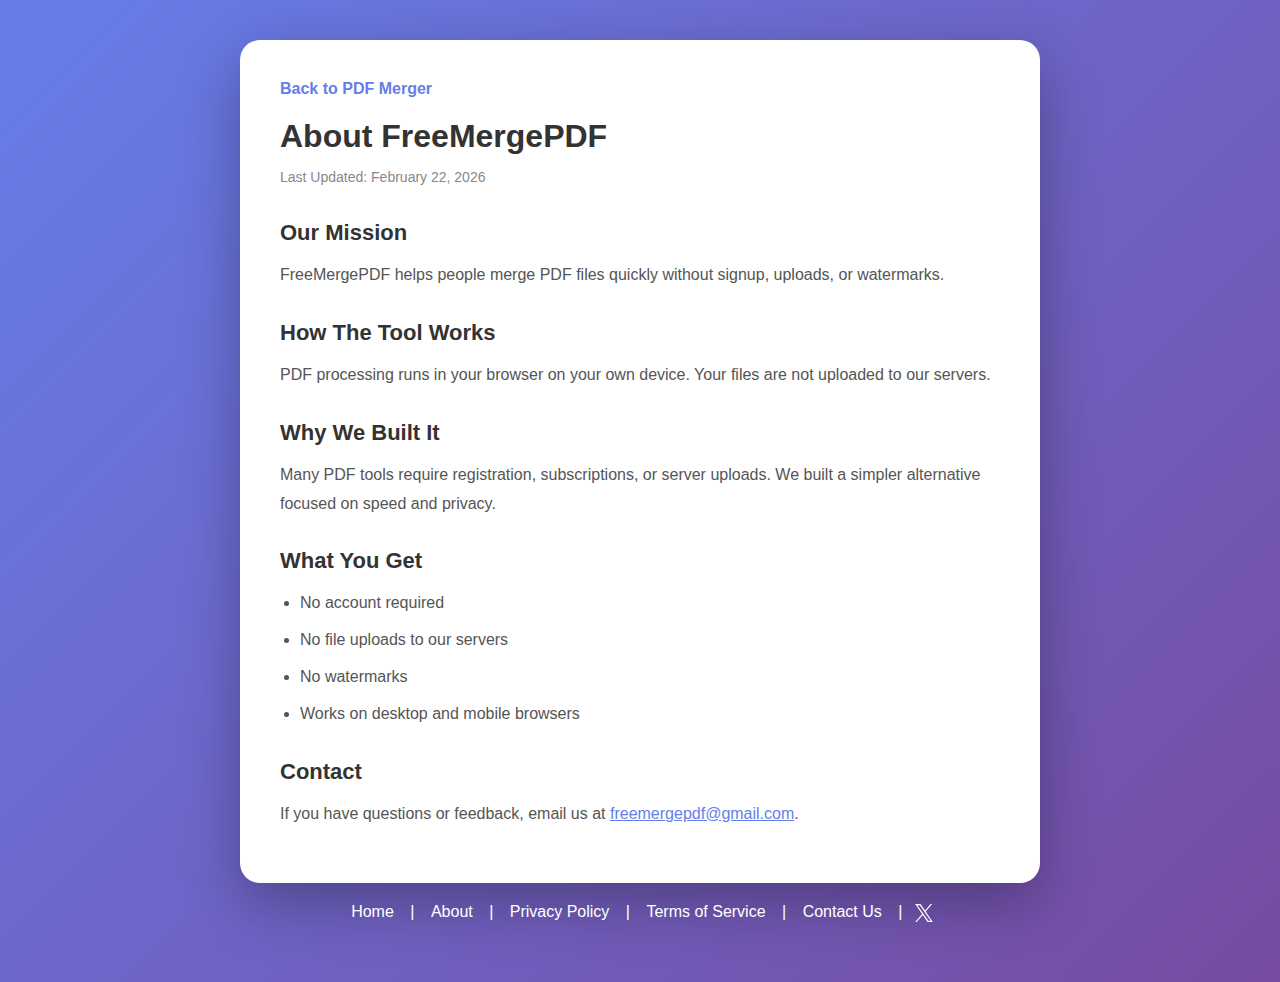
<file: about.html>
<!DOCTYPE html>
<html lang="en">
<head>
    <meta charset="UTF-8">
    <meta name="viewport" content="width=device-width, initial-scale=1.0">

    <!-- Favicon -->
    <link rel="apple-touch-icon" sizes="180x180" href="/apple-touch-icon.png">
    <link rel="icon" type="image/png" sizes="32x32" href="/favicon-32x32.png">
    <link rel="icon" type="image/png" sizes="16x16" href="/favicon-16x16.png">
    <link rel="manifest" href="/site.webmanifest">

    <!-- Google tag (gtag.js) -->
    <script async src="https://www.googletagmanager.com/gtag/js?id=G-FKQQKSRNPJ"></script>
    <script>
      window.dataLayer = window.dataLayer || [];
      function gtag(){dataLayer.push(arguments);}
      gtag('js', new Date());
      gtag('config', 'G-FKQQKSRNPJ');
    </script>

    <title>About FreeMergePDF - Free PDF Merger No Sign Up</title>
    <meta name="description" content="Learn about FreeMergePDF, a free PDF merger with no sign up. Files are merged locally in your browser for privacy and security.">
    <meta name="robots" content="index, follow">
    <link rel="canonical" href="https://freemergepdf.com/about.html">
    <style>
        * {
            margin: 0;
            padding: 0;
            box-sizing: border-box;
        }

        body {
            font-family: -apple-system, BlinkMacSystemFont, 'Segoe UI', Roboto, Oxygen, Ubuntu, Cantarell, sans-serif;
            background: linear-gradient(135deg, #667eea 0%, #764ba2 100%);
            min-height: 100vh;
            padding: 40px 20px;
        }

        .container {
            background: white;
            border-radius: 20px;
            box-shadow: 0 20px 60px rgba(0, 0, 0, 0.3);
            padding: 40px;
            max-width: 800px;
            margin: 0 auto;
        }

        h1 {
            color: #333;
            font-size: 32px;
            margin-bottom: 10px;
        }

        h2 {
            color: #333;
            font-size: 22px;
            margin-top: 30px;
            margin-bottom: 15px;
        }

        p {
            color: #555;
            line-height: 1.8;
            margin-bottom: 15px;
        }

        .back-link {
            display: inline-block;
            margin-bottom: 20px;
            color: #667eea;
            text-decoration: none;
            font-weight: 600;
        }

        .back-link:hover {
            text-decoration: underline;
        }

        .last-updated {
            color: #888;
            font-size: 14px;
            margin-bottom: 30px;
        }

        ul {
            margin-left: 20px;
            margin-bottom: 15px;
        }

        li {
            color: #555;
            line-height: 1.8;
            margin-bottom: 8px;
        }

        .footer-links {
            text-align: center;
            padding: 20px;
            color: white;
        }

        .footer-links a {
            color: white;
            text-decoration: none;
            margin: 0 12px;
        }

        .footer-links a:hover {
            text-decoration: underline;
        }

        .footer-links .x-link {
            display: inline-flex;
            align-items: center;
            justify-content: center;
            width: 18px;
            height: 18px;
            margin-left: 8px;
            margin-right: 8px;
            vertical-align: middle;
        }

        .footer-links .x-link svg {
            width: 100%;
            height: 100%;
            fill: currentColor;
        }

        .footer-links .x-link:hover {
            text-decoration: none;
            opacity: 0.85;
        }

        .footer-separator {
            color: white;
        }
    </style>
    <script data-grow-initializer="">!(function(){window.growMe||((window.growMe=function(e){window.growMe._.push(e);}),(window.growMe._=[]));var e=document.createElement("script");(e.type="text/javascript"),(e.src="https://faves.grow.me/main.js"),(e.defer=!0),e.setAttribute("data-grow-faves-site-id","U2l0ZTo1ZjEwZjIwOS05NDk4LTQ5NDEtYjZiMi1hYTA5ZDEwYjQ5ZDE=");var t=document.getElementsByTagName("script")[0];t.parentNode.insertBefore(e,t);})();</script>
</head>
<body>
    <div class="container">
        <a href="/" class="back-link">Back to PDF Merger</a>

        <h1>About FreeMergePDF</h1>
        <p class="last-updated">Last Updated: February 22, 2026</p>

        <h2>Our Mission</h2>
        <p>FreeMergePDF helps people merge PDF files quickly without signup, uploads, or watermarks.</p>

        <h2>How The Tool Works</h2>
        <p>PDF processing runs in your browser on your own device. Your files are not uploaded to our servers.</p>

        <h2>Why We Built It</h2>
        <p>Many PDF tools require registration, subscriptions, or server uploads. We built a simpler alternative focused on speed and privacy.</p>

        <h2>What You Get</h2>
        <ul>
            <li>No account required</li>
            <li>No file uploads to our servers</li>
            <li>No watermarks</li>
            <li>Works on desktop and mobile browsers</li>
        </ul>

        <h2>Contact</h2>
        <p>If you have questions or feedback, email us at <a href="mailto:freemergepdf@gmail.com" style="color: #667eea;">freemergepdf@gmail.com</a>.</p>
    </div>
    <div class="footer-links">
        <a href="/">Home</a>
        <span class="footer-separator">|</span>
        <a href="/about.html">About</a>
        <span class="footer-separator">|</span>
        <a href="/privacy.html">Privacy Policy</a>
        <span class="footer-separator">|</span>
        <a href="/terms.html">Terms of Service</a>
        <span class="footer-separator">|</span>
        <a href="/contact.html">Contact Us</a>
        <span class="footer-separator">|</span>
        <a class="x-link" href="https://x.com/compress__pdf" target="_blank" rel="noopener noreferrer" aria-label="Follow freecompresspdf on X">
            <svg viewBox="0 0 1200 1227" role="img" aria-hidden="true" focusable="false">
                <path d="M714 518L1160 0H1054L667 450L357 0H0L468 681L0 1227H106L515 750L843 1227H1200L714 518ZM569 687L522 620L149 86H311L612 517L659 584L1054 1149H892L569 687Z"></path>
            </svg>
        </a>
    </div>
</body>
</html>
</file>
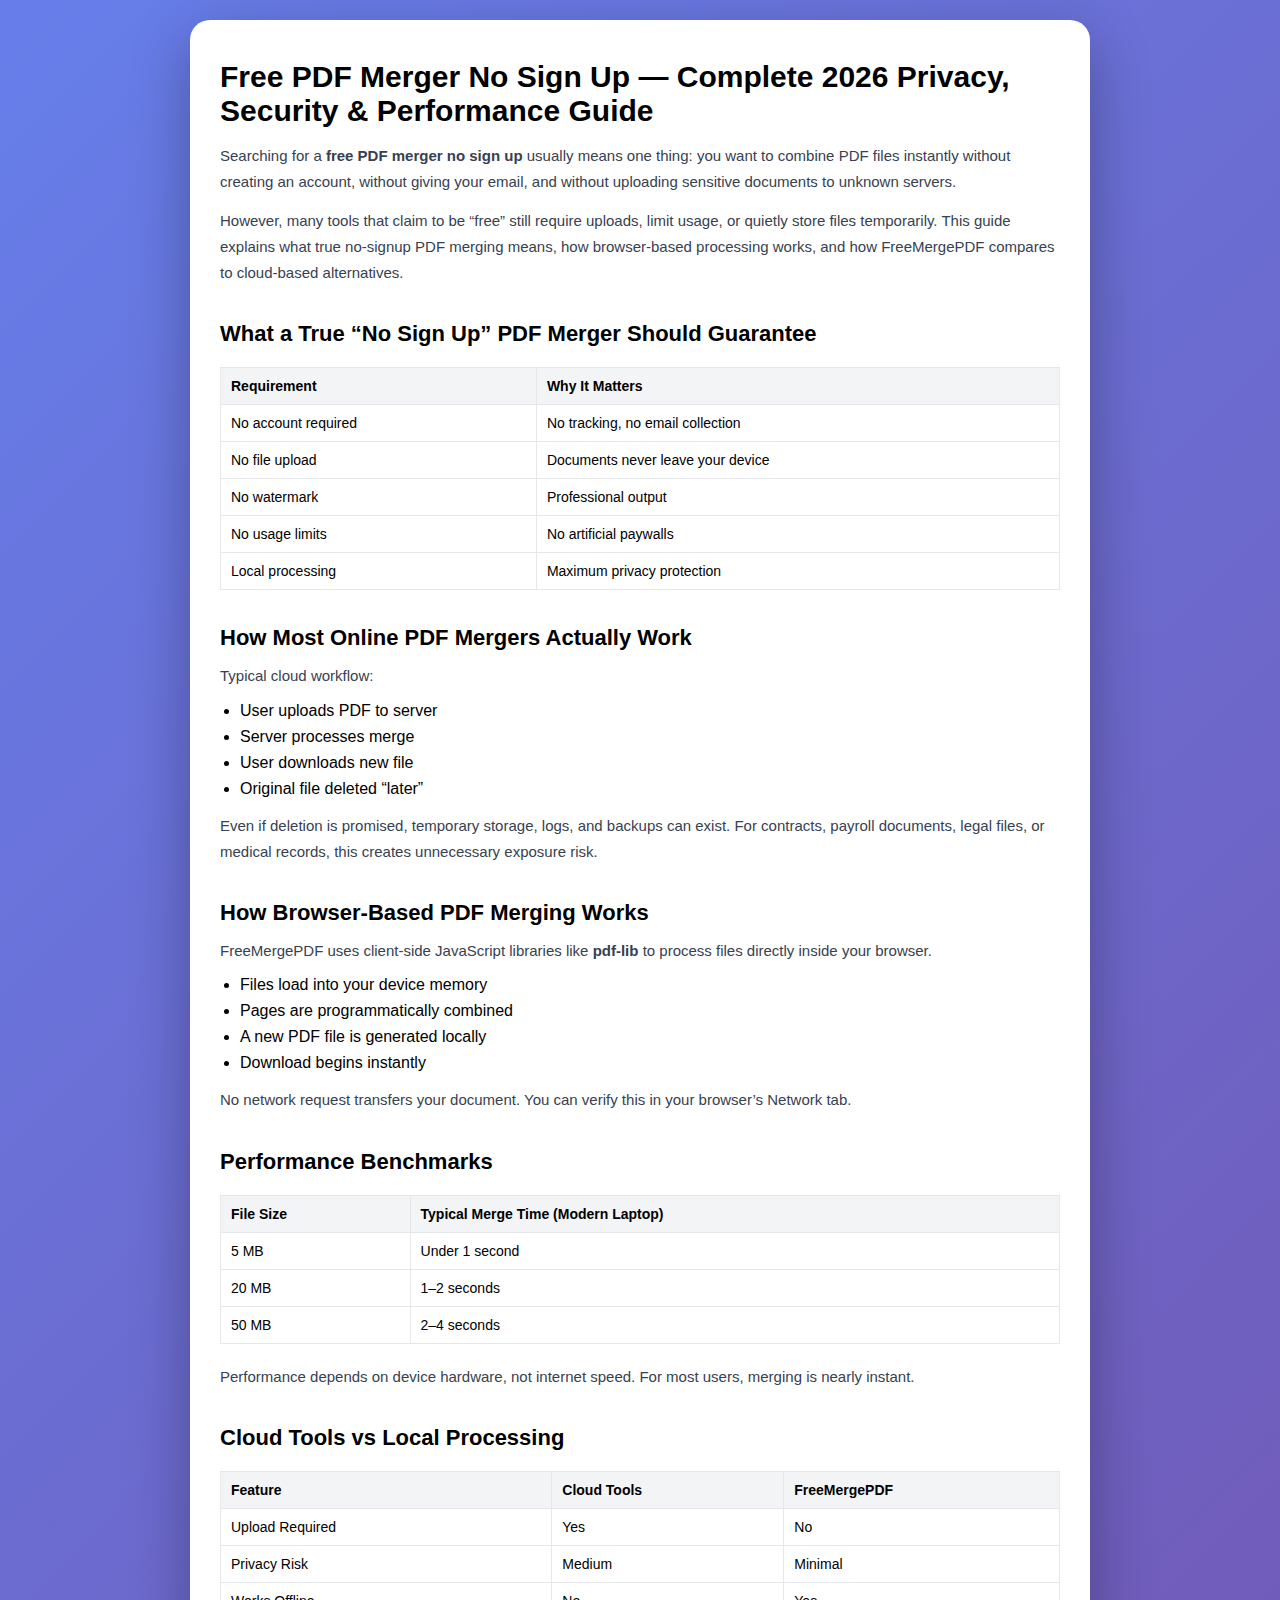
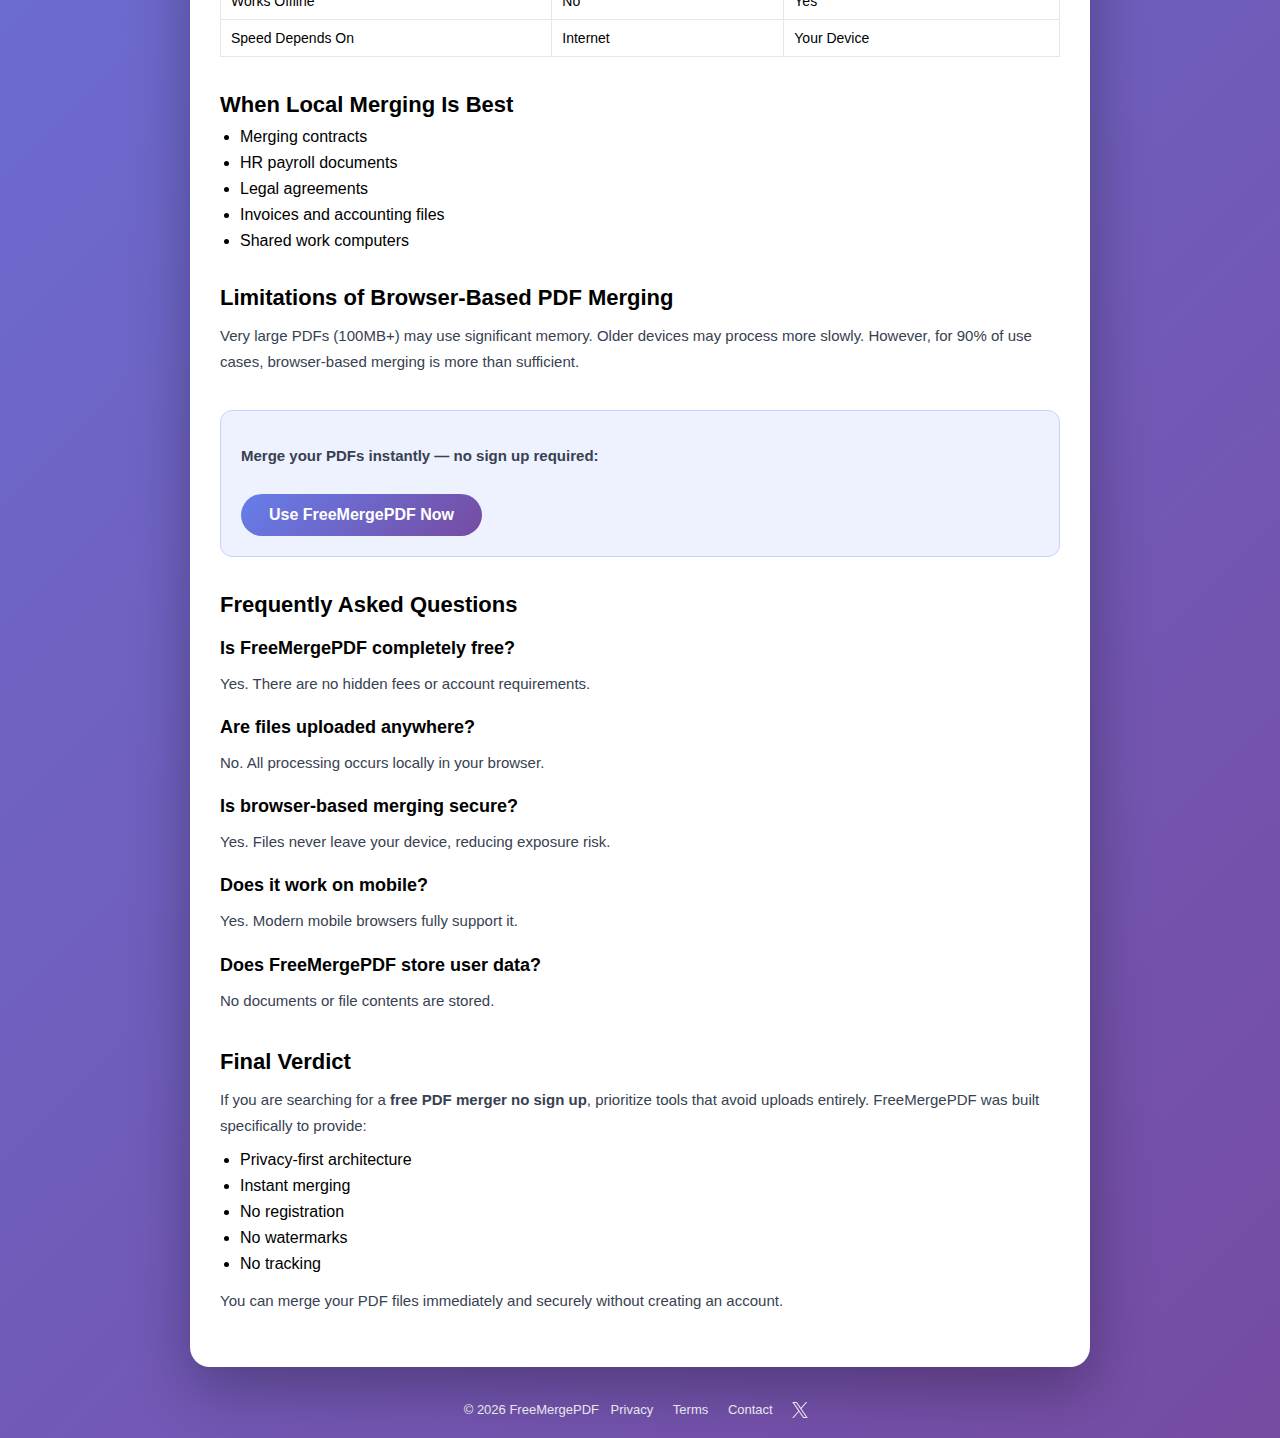
<file: blog-post-1.html>
<!DOCTYPE html>
<html lang="en">
<head>
<meta charset="UTF-8">
<meta name="viewport" content="width=device-width, initial-scale=1.0">

<title>Free PDF Merger No Sign Up — Complete 2026 Privacy, Security & Performance Guide | FreeMergePDF</title>
<meta name="description" content="The most complete 2026 guide to using a free PDF merger with no sign up required. Learn how browser-based merging works, privacy risks of cloud tools, performance benchmarks, and how FreeMergePDF compares to alternatives.">

<link rel="canonical" href="https://freemergepdf.com/blog-post-1.html">

<meta property="og:type" content="article">
<meta property="og:title" content="Free PDF Merger No Sign Up — Complete 2026 Guide">
<meta property="og:description" content="A technical, privacy-first guide explaining how no-upload PDF merging works and why browser-based tools are safer.">
<meta property="og:url" content="https://freemergepdf.com/blog-post-1.html">

<script type="application/ld+json">
{
 "@context": "https://schema.org",
 "@type": "BlogPosting",
 "headline": "Free PDF Merger No Sign Up — Complete 2026 Privacy, Security & Performance Guide",
 "author": {
   "@type": "Organization",
   "name": "FreeMergePDF"
 },
 "publisher": {
   "@type": "Organization",
   "name": "FreeMergePDF"
 },
 "datePublished": "2025-11-29",
 "dateModified": "2026-02-17",
 "mainEntityOfPage": {
   "@type": "WebPage",
   "@id": "https://freemergepdf.com/blog-post-1.html"
 }
}
</script>

<!-- Google tag (gtag.js) -->
<script async src="https://www.googletagmanager.com/gtag/js?id=G-FKQQKSRNPJ"></script>
<script>
  window.dataLayer = window.dataLayer || [];
  function gtag(){dataLayer.push(arguments);}
  gtag('js', new Date());
  gtag('config', 'G-FKQQKSRNPJ');
</script>

<style>
* { margin:0; padding:0; box-sizing:border-box; }
body {
 font-family:-apple-system,BlinkMacSystemFont,'Segoe UI',Roboto,sans-serif;
 background:linear-gradient(135deg,#667eea 0%,#764ba2 100%);
 padding:20px;
}
.blog-wrapper { max-width:900px; margin:0 auto; }
.article-card {
 background:#fff;
 border-radius:20px;
 box-shadow:0 20px 60px rgba(0,0,0,0.3);
 padding:40px 30px;
}
h1 { font-size:30px; margin-bottom:15px; }
h2 { margin-top:35px; font-size:22px; }
h3 { margin-top:20px; font-size:18px; }
p { margin:12px 0; line-height:1.75; font-size:15px; color:#374151; }
ul { margin:10px 0 15px 20px; }
li { margin-bottom:8px; }
table {
 width:100%;
 border-collapse:collapse;
 margin:20px 0;
}
table th, table td {
 border:1px solid #e5e7eb;
 padding:10px;
 font-size:14px;
}
table th { background:#f3f4f6; text-align:left; }
.cta-box {
 margin:35px 0;
 padding:20px;
 background:#eef2ff;
 border-radius:12px;
 border:1px solid #c7d2fe;
}
.cta-link {
 display:inline-block;
 margin-top:12px;
 background:linear-gradient(135deg,#667eea 0%,#764ba2 100%);
 color:#fff;
 padding:12px 28px;
 border-radius:999px;
 text-decoration:none;
 font-weight:600;
}
.footer-links {
 text-align:center;
 margin-top:35px;
 font-size:13px;
 color:#e5e7eb;
}
.footer-links a { color:#e5e7eb; text-decoration:none; margin:0 8px; }
.footer-links .x-link {
 display:inline-flex;
 align-items:center;
 justify-content:center;
 width:16px;
 height:16px;
 margin:0 8px;
 vertical-align:middle;
}
.footer-links .x-link svg {
 width:100%;
 height:100%;
 fill:currentColor;
}
.footer-links .x-link:hover { opacity:.85; }
</style>
    <script data-grow-initializer="">!(function(){window.growMe||((window.growMe=function(e){window.growMe._.push(e);}),(window.growMe._=[]));var e=document.createElement("script");(e.type="text/javascript"),(e.src="https://faves.grow.me/main.js"),(e.defer=!0),e.setAttribute("data-grow-faves-site-id","U2l0ZTo1ZjEwZjIwOS05NDk4LTQ5NDEtYjZiMi1hYTA5ZDEwYjQ5ZDE=");var t=document.getElementsByTagName("script")[0];t.parentNode.insertBefore(e,t);})();</script>
    <!-- Google AdSense -->
    <script async src="https://pagead2.googlesyndication.com/pagead/js/adsbygoogle.js?client=ca-pub-2296618202046898" crossorigin="anonymous"></script>

</head>

<body>
<div class="blog-wrapper">
<div class="article-card">

<h1>Free PDF Merger No Sign Up — Complete 2026 Privacy, Security & Performance Guide</h1>

<p>
Searching for a <strong>free PDF merger no sign up</strong> usually means one thing:
you want to combine PDF files instantly without creating an account,
without giving your email, and without uploading sensitive documents to unknown servers.
</p>

<p>
However, many tools that claim to be “free” still require uploads,
limit usage, or quietly store files temporarily.
This guide explains what true no-signup PDF merging means,
how browser-based processing works,
and how FreeMergePDF compares to cloud-based alternatives.
</p>

<h2>What a True “No Sign Up” PDF Merger Should Guarantee</h2>

<table>
<tr><th>Requirement</th><th>Why It Matters</th></tr>
<tr><td>No account required</td><td>No tracking, no email collection</td></tr>
<tr><td>No file upload</td><td>Documents never leave your device</td></tr>
<tr><td>No watermark</td><td>Professional output</td></tr>
<tr><td>No usage limits</td><td>No artificial paywalls</td></tr>
<tr><td>Local processing</td><td>Maximum privacy protection</td></tr>
</table>

<h2>How Most Online PDF Mergers Actually Work</h2>

<p>Typical cloud workflow:</p>

<ul>
<li>User uploads PDF to server</li>
<li>Server processes merge</li>
<li>User downloads new file</li>
<li>Original file deleted “later”</li>
</ul>

<p>
Even if deletion is promised, temporary storage, logs, and backups can exist.
For contracts, payroll documents, legal files, or medical records,
this creates unnecessary exposure risk.
</p>

<h2>How Browser-Based PDF Merging Works</h2>

<p>
FreeMergePDF uses client-side JavaScript libraries like <strong>pdf-lib</strong>
to process files directly inside your browser.
</p>

<ul>
<li>Files load into your device memory</li>
<li>Pages are programmatically combined</li>
<li>A new PDF file is generated locally</li>
<li>Download begins instantly</li>
</ul>

<p>
No network request transfers your document.
You can verify this in your browser’s Network tab.
</p>

<h2>Performance Benchmarks</h2>

<table>
<tr><th>File Size</th><th>Typical Merge Time (Modern Laptop)</th></tr>
<tr><td>5 MB</td><td>Under 1 second</td></tr>
<tr><td>20 MB</td><td>1–2 seconds</td></tr>
<tr><td>50 MB</td><td>2–4 seconds</td></tr>
</table>

<p>
Performance depends on device hardware, not internet speed.
For most users, merging is nearly instant.
</p>

<h2>Cloud Tools vs Local Processing</h2>

<table>
<tr><th>Feature</th><th>Cloud Tools</th><th>FreeMergePDF</th></tr>
<tr><td>Upload Required</td><td>Yes</td><td>No</td></tr>
<tr><td>Privacy Risk</td><td>Medium</td><td>Minimal</td></tr>
<tr><td>Works Offline</td><td>No</td><td>Yes</td></tr>
<tr><td>Speed Depends On</td><td>Internet</td><td>Your Device</td></tr>
</table>

<h2>When Local Merging Is Best</h2>

<ul>
<li>Merging contracts</li>
<li>HR payroll documents</li>
<li>Legal agreements</li>
<li>Invoices and accounting files</li>
<li>Shared work computers</li>
</ul>

<h2>Limitations of Browser-Based PDF Merging</h2>

<p>
Very large PDFs (100MB+) may use significant memory.
Older devices may process more slowly.
However, for 90% of use cases, browser-based merging is more than sufficient.
</p>

<div class="cta-box">
<p><strong>Merge your PDFs instantly — no sign up required:</strong></p>
<a href="https://freemergepdf.com" class="cta-link">Use FreeMergePDF Now</a>
</div>

<h2>Frequently Asked Questions</h2>

<h3>Is FreeMergePDF completely free?</h3>
<p>Yes. There are no hidden fees or account requirements.</p>

<h3>Are files uploaded anywhere?</h3>
<p>No. All processing occurs locally in your browser.</p>

<h3>Is browser-based merging secure?</h3>
<p>Yes. Files never leave your device, reducing exposure risk.</p>

<h3>Does it work on mobile?</h3>
<p>Yes. Modern mobile browsers fully support it.</p>

<h3>Does FreeMergePDF store user data?</h3>
<p>No documents or file contents are stored.</p>

<h2>Final Verdict</h2>

<p>
If you are searching for a <strong>free PDF merger no sign up</strong>,
prioritize tools that avoid uploads entirely.
FreeMergePDF was built specifically to provide:
</p>

<ul>
<li>Privacy-first architecture</li>
<li>Instant merging</li>
<li>No registration</li>
<li>No watermarks</li>
<li>No tracking</li>
</ul>

<p>
You can merge your PDF files immediately and securely without creating an account.
</p>

</div>

<div class="footer-links">
© 2026 FreeMergePDF
<a href="/privacy.html">Privacy</a>
<a href="/terms.html">Terms</a>
<a href="/contact.html">Contact</a>
<a class="x-link" href="https://x.com/compress__pdf" target="_blank" rel="noopener noreferrer" aria-label="Follow freecompresspdf on X">
<svg viewBox="0 0 1200 1227" role="img" aria-hidden="true" focusable="false">
<path d="M714 518L1160 0H1054L667 450L357 0H0L468 681L0 1227H106L515 750L843 1227H1200L714 518ZM569 687L522 620L149 86H311L612 517L659 584L1054 1149H892L569 687Z"></path>
</svg>
</a>
</div>

</div>
<script src="blog-analytics.js"></script>
</body>
</html>
</file>
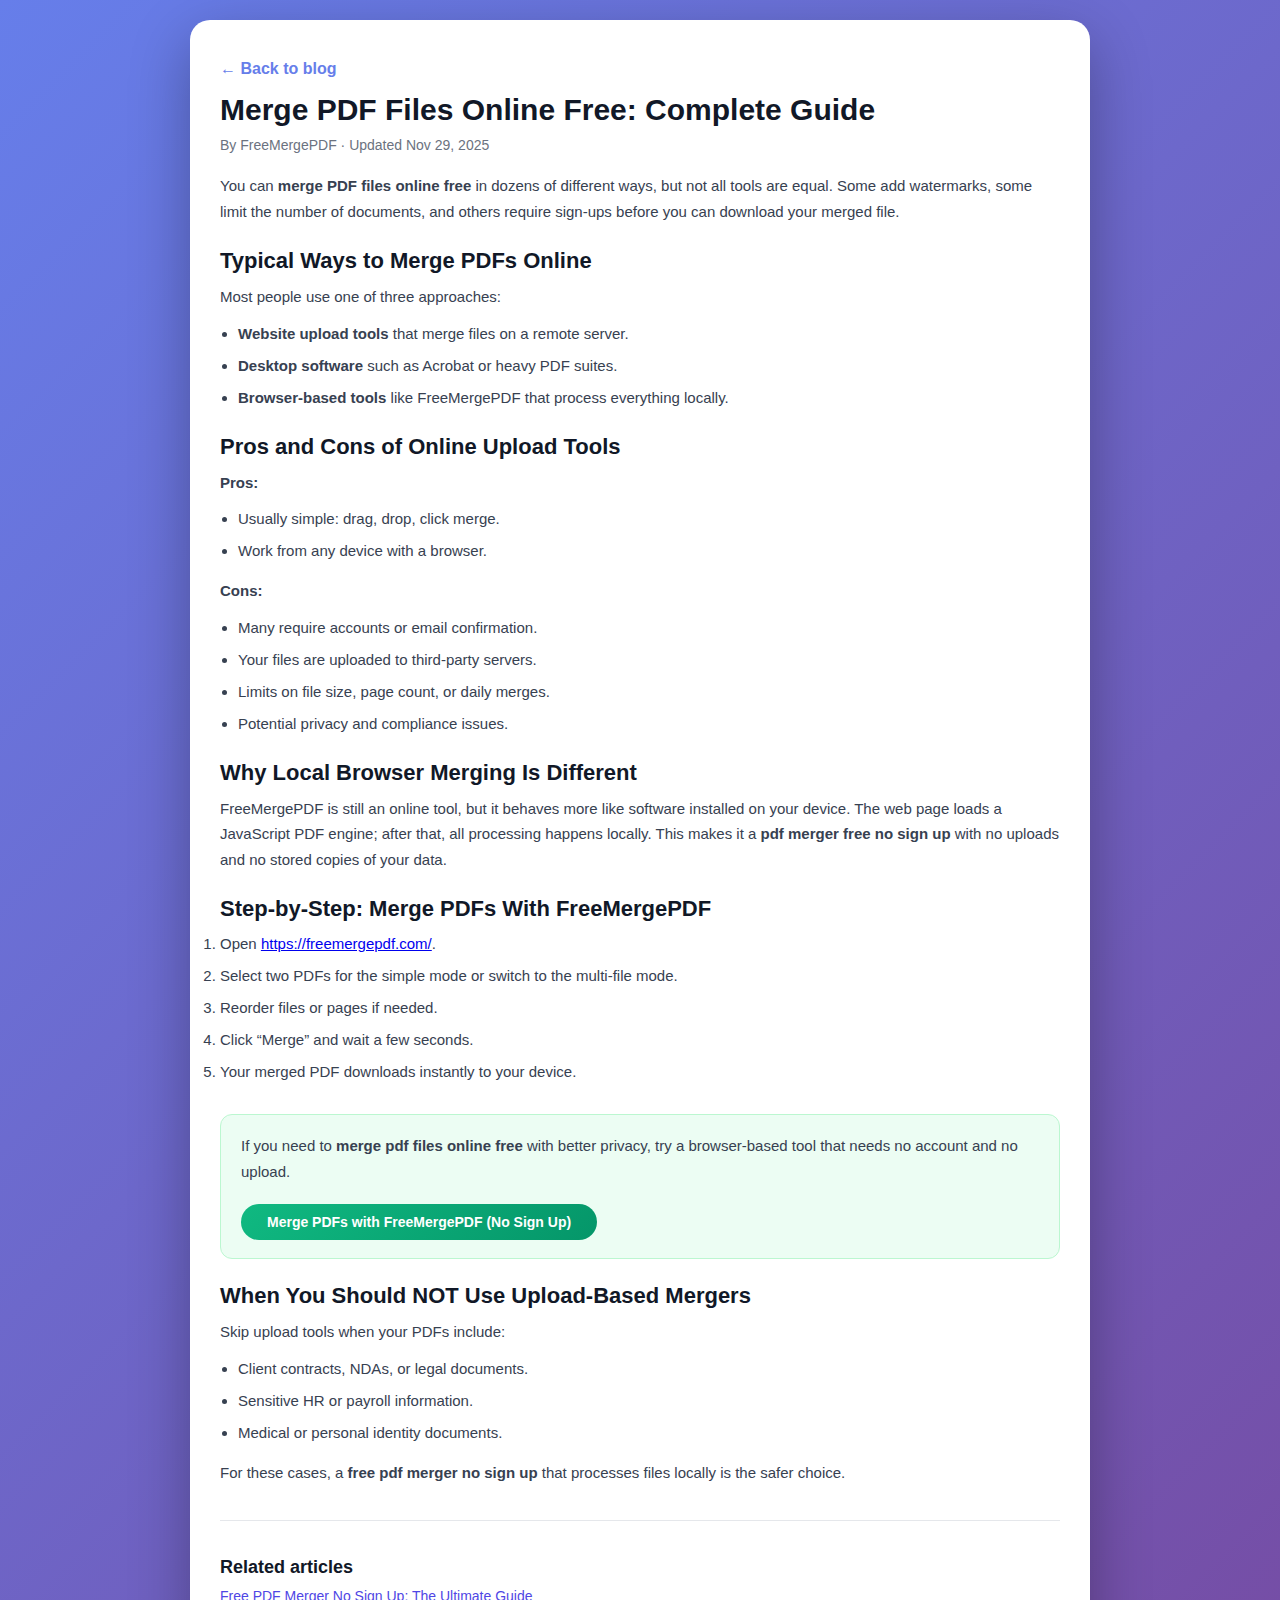
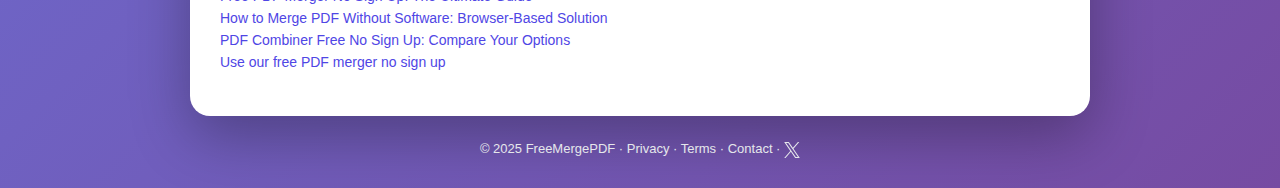
<file: blog-post-2.html>
<!DOCTYPE html>
<html lang="en">
<head>
    <meta charset="UTF-8">
    <meta name="viewport" content="width=device-width, initial-scale=1.0">

    <title>Merge PDF Files Online Free: Complete Guide | FreeMergePDF</title>
    <meta name="description" content="Step-by-step guide to merge PDF files online free. Learn the pros and cons of online PDF mergers and how FreeMergePDF keeps your files private with no sign up.">
    <meta name="keywords" content="merge pdf files online free, merge pdf online, free online pdf merger, online pdf combiner, pdf merger free no sign up">

    <!-- Open Graph -->
    <meta property="og:type" content="article">
    <meta property="og:title" content="Merge PDF Files Online Free: Complete Guide">
    <meta property="og:description" content="Learn how to merge PDF files online free, compare online mergers, and discover when to use a no-upload tool like FreeMergePDF.">
    <meta property="og:url" content="https://freemergepdf.com/blog-post-2.html">

    <link rel="canonical" href="https://freemergepdf.com/blog-post-2.html">

    <!-- Article Schema -->
    <script type="application/ld+json">
    {
      "@context": "https://schema.org",
      "@type": "BlogPosting",
      "headline": "Merge PDF Files Online Free: Complete Guide",
      "description": "Step-by-step guide to merging PDF files online for free and how to choose safe, private tools.",
      "author": {
        "@type": "Person",
        "name": "FreeMergePDF"
      },
      "publisher": {
        "@type": "Organization",
        "name": "FreeMergePDF",
        "logo": {
          "@type": "ImageObject",
          "url": "https://freemergepdf.com/android-chrome-192x192.png"
        }
      },
      "datePublished": "2025-11-29",
      "dateModified": "2025-11-29",
      "mainEntityOfPage": {
        "@type": "WebPage",
        "@id": "https://freemergepdf.com/blog-post-2.html"
      }
    }
    </script>

    <!-- Google tag (gtag.js) -->
    <script async src="https://www.googletagmanager.com/gtag/js?id=G-FKQQKSRNPJ"></script>
    <script>
      window.dataLayer = window.dataLayer || [];
      function gtag(){dataLayer.push(arguments);}
      gtag('js', new Date());
      gtag('config', 'G-FKQQKSRNPJ');
    </script>

    <style>
        * { margin: 0; padding: 0; box-sizing: border-box; }

        body {
            font-family: -apple-system, BlinkMacSystemFont, 'Segoe UI', Roboto, Oxygen, Ubuntu, Cantarell, sans-serif;
            background: linear-gradient(135deg, #667eea 0%, #764ba2 100%);
            min-height: 100vh;
            padding: 20px;
        }

        .blog-wrapper { max-width: 900px; margin: 0 auto; }

        .article-card {
            background: #ffffff;
            border-radius: 20px;
            box-shadow: 0 20px 60px rgba(0,0,0,0.3);
            padding: 40px 30px;
            margin-bottom: 25px;
        }

        .back-link {
            display: inline-block;
            margin-bottom: 15px;
            color: #667eea;
            text-decoration: none;
            font-weight: 600;
        }

        .back-link:hover { text-decoration: underline; }

        h1 {
            font-size: 30px;
            margin-bottom: 10px;
            color: #111827;
        }

        .article-meta {
            color: #6b7280;
            font-size: 14px;
            margin-bottom: 20px;
        }

        h2 { font-size: 22px; margin: 24px 0 10px; color: #111827; }
        h3 { font-size: 18px; margin: 18px 0 8px; color: #111827; }

        p {
            color: #374151;
            line-height: 1.7;
            margin-bottom: 12px;
            font-size: 15px;
        }

        ul { margin: 10px 0 15px 18px; }
        li {
            margin-bottom: 8px;
            color: #374151;
            line-height: 1.6;
            font-size: 15px;
        }

        .cta-box {
            margin: 30px 0 10px;
            padding: 18px 20px;
            background: #ecfdf3;
            border-radius: 12px;
            border: 1px solid #bbf7d0;
        }

        .cta-link {
            display: inline-block;
            margin-top: 8px;
            background: linear-gradient(135deg, #10b981 0%, #059669 100%);
            color: #ffffff;
            padding: 10px 26px;
            border-radius: 999px;
            text-decoration: none;
            font-weight: 600;
            font-size: 14px;
        }

        .cta-link:hover {
            box-shadow: 0 8px 18px rgba(16,185,129,0.4);
            transform: translateY(-1px);
        }

        .related-posts {
            margin-top: 35px;
            border-top: 1px solid #e5e7eb;
            padding-top: 18px;
        }

        .related-posts h3 { margin-bottom: 10px; }

        .related-posts a {
            display: block;
            font-size: 14px;
            color: #4f46e5;
            text-decoration: none;
            margin-bottom: 6px;
        }

        .related-posts a:hover { text-decoration: underline; }

        .blog-footer {
            text-align: center;
            color: #e5e7eb;
            font-size: 13px;
            margin-bottom: 10px;
        }

        .blog-footer a {
            color: #e5e7eb;
            text-decoration: none;
        }

        .blog-footer a:hover { text-decoration: underline; }

        .blog-footer .x-link {
            display: inline-flex;
            align-items: center;
            justify-content: center;
            width: 16px;
            height: 16px;
            vertical-align: middle;
        }

        .blog-footer .x-link svg {
            width: 100%;
            height: 100%;
            fill: currentColor;
        }

        .blog-footer .x-link:hover {
            text-decoration: none;
            opacity: 0.85;
        }

        @media (max-width: 768px) {
            .article-card { padding: 26px 18px; }
            h1 { font-size: 24px; }
        }
    </style>
    <script data-grow-initializer="">!(function(){window.growMe||((window.growMe=function(e){window.growMe._.push(e);}),(window.growMe._=[]));var e=document.createElement("script");(e.type="text/javascript"),(e.src="https://faves.grow.me/main.js"),(e.defer=!0),e.setAttribute("data-grow-faves-site-id","U2l0ZTo1ZjEwZjIwOS05NDk4LTQ5NDEtYjZiMi1hYTA5ZDEwYjQ5ZDE=");var t=document.getElementsByTagName("script")[0];t.parentNode.insertBefore(e,t);})();</script>
    <!-- Google AdSense -->
    <script async src="https://pagead2.googlesyndication.com/pagead/js/adsbygoogle.js?client=ca-pub-2296618202046898" crossorigin="anonymous"></script>

</head>
<body>
<div class="blog-wrapper">
    <div class="article-card">
        <a href="/blog.html" class="back-link">← Back to blog</a>
        <h1>Merge PDF Files Online Free: Complete Guide</h1>
        <div class="article-meta">By FreeMergePDF · Updated Nov 29, 2025</div>

        <p>
            You can <strong>merge PDF files online free</strong> in dozens of different ways,
            but not all tools are equal. Some add watermarks, some limit the number of documents,
            and others require sign-ups before you can download your merged file.
        </p>

        <h2>Typical Ways to Merge PDFs Online</h2>
        <p>Most people use one of three approaches:</p>
        <ul>
            <li><strong>Website upload tools</strong> that merge files on a remote server.</li>
            <li><strong>Desktop software</strong> such as Acrobat or heavy PDF suites.</li>
            <li><strong>Browser-based tools</strong> like FreeMergePDF that process everything locally.</li>
        </ul>

        <h2>Pros and Cons of Online Upload Tools</h2>
        <p><strong>Pros:</strong></p>
        <ul>
            <li>Usually simple: drag, drop, click merge.</li>
            <li>Work from any device with a browser.</li>
        </ul>
        <p><strong>Cons:</strong></p>
        <ul>
            <li>Many require accounts or email confirmation.</li>
            <li>Your files are uploaded to third-party servers.</li>
            <li>Limits on file size, page count, or daily merges.</li>
            <li>Potential privacy and compliance issues.</li>
        </ul>

        <h2>Why Local Browser Merging Is Different</h2>
        <p>
            FreeMergePDF is still an online tool, but it behaves more like software installed
            on your device. The web page loads a JavaScript PDF engine; after that, all
            processing happens locally. This makes it a <strong>pdf merger free no sign up</strong>
            with no uploads and no stored copies of your data.
        </p>

        <h2>Step-by-Step: Merge PDFs With FreeMergePDF</h2>
        <ol>
            <li>Open <a href="https://freemergepdf.com/">https://freemergepdf.com/</a>.</li>
            <li>Select two PDFs for the simple mode or switch to the multi-file mode.</li>
            <li>Reorder files or pages if needed.</li>
            <li>Click “Merge” and wait a few seconds.</li>
            <li>Your merged PDF downloads instantly to your device.</li>
        </ol>

        <div class="cta-box">
            <p>
                If you need to <strong>merge pdf files online free</strong> with better privacy,
                try a browser-based tool that needs no account and no upload.
            </p>
            <a href="https://freemergepdf.com" class="cta-link">
                Merge PDFs with FreeMergePDF (No Sign Up)
            </a>
        </div>

        <h2>When You Should NOT Use Upload-Based Mergers</h2>
        <p>Skip upload tools when your PDFs include:</p>
        <ul>
            <li>Client contracts, NDAs, or legal documents.</li>
            <li>Sensitive HR or payroll information.</li>
            <li>Medical or personal identity documents.</li>
        </ul>
        <p>
            For these cases, a <strong>free pdf merger no sign up</strong> that processes files
            locally is the safer choice.
        </p>

        <div class="related-posts">
            <h3>Related articles</h3>
            <a href="/blog-post-1.html">Free PDF Merger No Sign Up: The Ultimate Guide</a>
            <a href="/blog-post-3.html">How to Merge PDF Without Software: Browser-Based Solution</a>
            <a href="/blog-post-4.html">PDF Combiner Free No Sign Up: Compare Your Options</a>
            <a href="https://freemergepdf.com/">Use our free PDF merger no sign up</a>
        </div>
    </div>

    <div class="blog-footer">
        &copy; 2025 FreeMergePDF ·
        <a href="/privacy.html">Privacy</a> ·
        <a href="/terms.html">Terms</a> ·
        <a href="/contact.html">Contact</a> &middot;
        <a class="x-link" href="https://x.com/compress__pdf" target="_blank" rel="noopener noreferrer" aria-label="Follow freecompresspdf on X">
            <svg viewBox="0 0 1200 1227" role="img" aria-hidden="true" focusable="false">
                <path d="M714 518L1160 0H1054L667 450L357 0H0L468 681L0 1227H106L515 750L843 1227H1200L714 518ZM569 687L522 620L149 86H311L612 517L659 584L1054 1149H892L569 687Z"></path>
            </svg>
        </a>
    </div>
</div>
<script src="blog-analytics.js"></script>
</body>
</html>
</file>
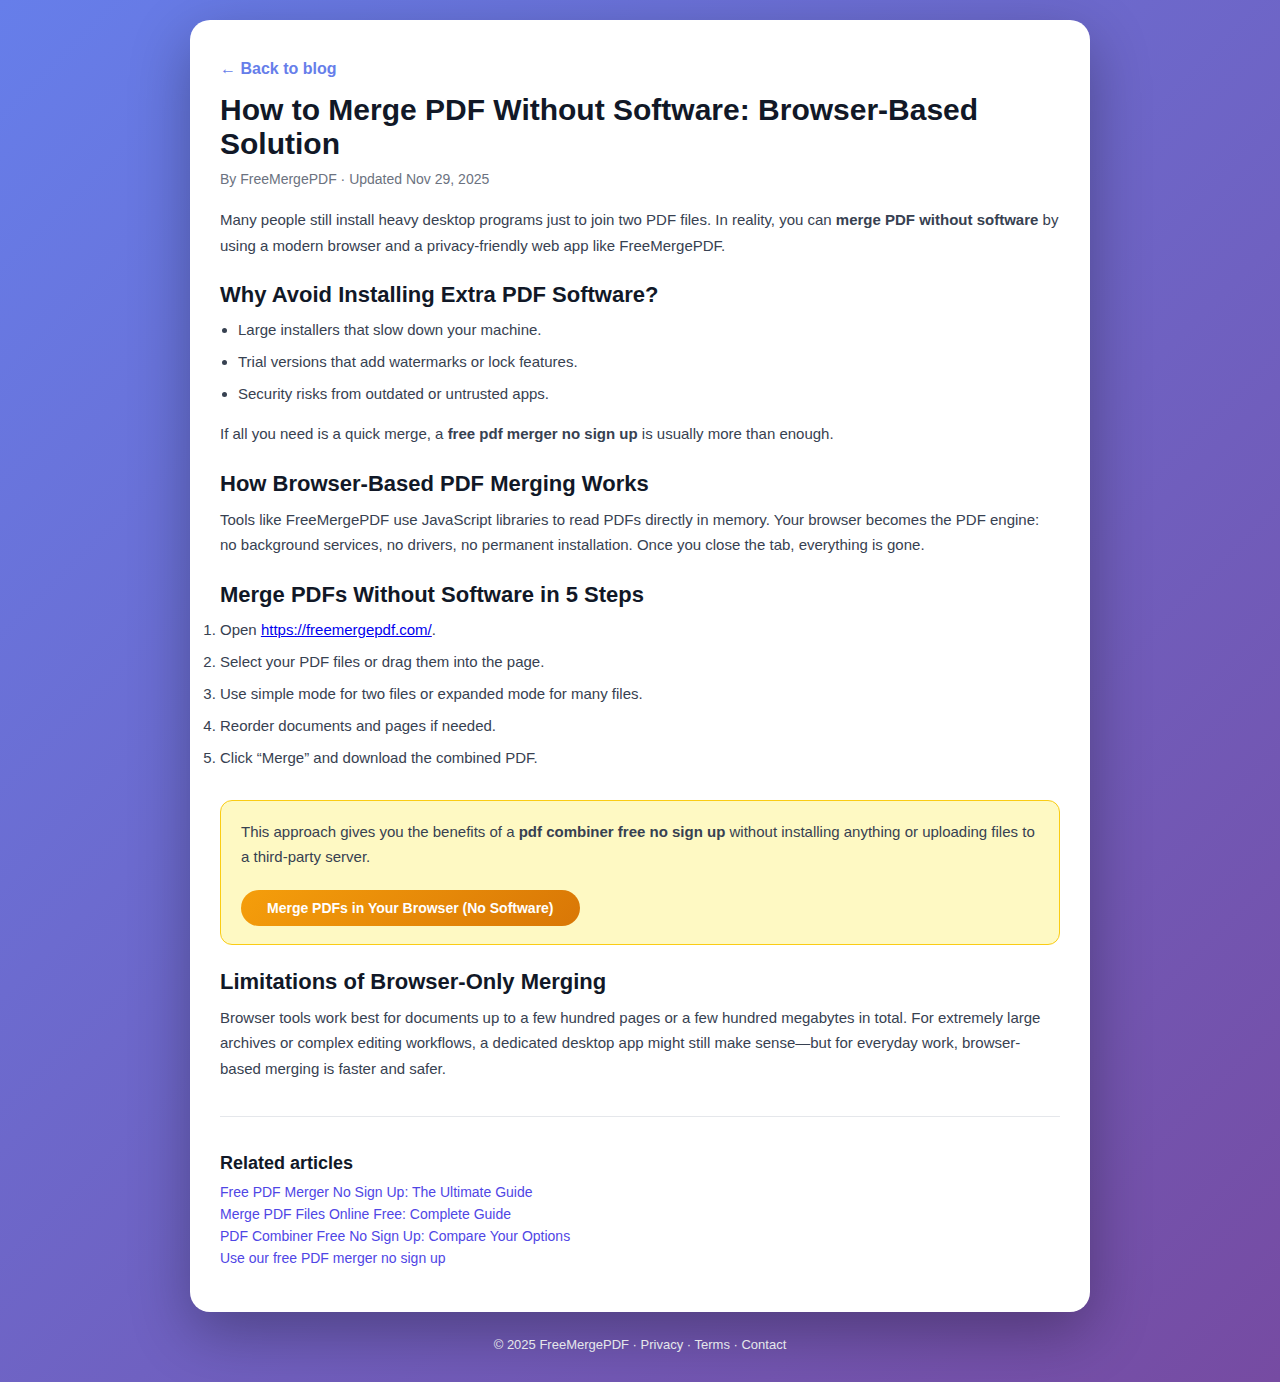
<file: blog-post-3.html>
<!DOCTYPE html>
<html lang="en">
<head>
    <meta charset="UTF-8">
    <meta name="viewport" content="width=device-width, initial-scale=1.0">

    <title>How to Merge PDF Without Software: Browser-Based Solution | FreeMergePDF</title>
    <meta name="description" content="Learn how to merge PDF files without installing software. Use a browser-based free PDF merger no sign up, with all processing done locally on your device.">
    <meta name="keywords" content="merge pdf without software, merge pdf in browser, free pdf merger no sign up, pdf combiner free no sign up">

    <!-- Open Graph -->
    <meta property="og:type" content="article">
    <meta property="og:title" content="How to Merge PDF Without Software: Browser-Based Solution">
    <meta property="og:description" content="Step-by-step instructions to merge PDFs directly in your browser using a free, no-signup PDF merger.">
    <meta property="og:url" content="https://freemergepdf.com/blog-post-3.html">

    <link rel="canonical" href="https://freemergepdf.com/blog-post-3.html">

    <!-- Article Schema -->
    <script type="application/ld+json">
    {
      "@context": "https://schema.org",
      "@type": "BlogPosting",
      "headline": "How to Merge PDF Without Software: Browser-Based Solution",
      "description": "How to merge PDF files without installing any software, using browser-based tools such as FreeMergePDF.",
      "author": {
        "@type": "Person",
        "name": "FreeMergePDF"
      },
      "publisher": {
        "@type": "Organization",
        "name": "FreeMergePDF",
        "logo": {
          "@type": "ImageObject",
          "url": "https://freemergepdf.com/android-chrome-192x192.png"
        }
      },
      "datePublished": "2025-11-29",
      "dateModified": "2025-11-29",
      "mainEntityOfPage": {
        "@type": "WebPage",
        "@id": "https://freemergepdf.com/blog-post-3.html"
      }
    }
    </script>

    <!-- Google tag (gtag.js) -->
    <script async src="https://www.googletagmanager.com/gtag/js?id=G-FKQQKSRNPJ"></script>
    <script>
      window.dataLayer = window.dataLayer || [];
      function gtag(){dataLayer.push(arguments);}
      gtag('js', new Date());
      gtag('config', 'G-FKQQKSRNPJ');
    </script>

    <style>
        * { margin: 0; padding: 0; box-sizing: border-box; }

        body {
            font-family: -apple-system, BlinkMacSystemFont, 'Segoe UI', Roboto, Oxygen, Ubuntu, Cantarell, sans-serif;
            background: linear-gradient(135deg, #667eea 0%, #764ba2 100%);
            min-height: 100vh;
            padding: 20px;
        }

        .blog-wrapper { max-width: 900px; margin: 0 auto; }

        .article-card {
            background: #ffffff;
            border-radius: 20px;
            box-shadow: 0 20px 60px rgba(0,0,0,0.3);
            padding: 40px 30px;
            margin-bottom: 25px;
        }

        .back-link {
            display: inline-block;
            margin-bottom: 15px;
            color: #667eea;
            text-decoration: none;
            font-weight: 600;
        }

        .back-link:hover { text-decoration: underline; }

        h1 {
            font-size: 30px;
            margin-bottom: 10px;
            color: #111827;
        }

        .article-meta {
            color: #6b7280;
            font-size: 14px;
            margin-bottom: 20px;
        }

        h2 { font-size: 22px; margin: 24px 0 10px; color: #111827; }
        h3 { font-size: 18px; margin: 18px 0 8px; color: #111827; }

        p {
            color: #374151;
            line-height: 1.7;
            margin-bottom: 12px;
            font-size: 15px;
        }

        ul { margin: 10px 0 15px 18px; }
        li {
            margin-bottom: 8px;
            color: #374151;
            line-height: 1.6;
            font-size: 15px;
        }

        .cta-box {
            margin: 30px 0 10px;
            padding: 18px 20px;
            background: #fef9c3;
            border-radius: 12px;
            border: 1px solid #facc15;
        }

        .cta-link {
            display: inline-block;
            margin-top: 8px;
            background: linear-gradient(135deg, #f59e0b 0%, #d97706 100%);
            color: #ffffff;
            padding: 10px 26px;
            border-radius: 999px;
            text-decoration: none;
            font-weight: 600;
            font-size: 14px;
        }

        .cta-link:hover {
            box-shadow: 0 8px 18px rgba(245,158,11,0.4);
            transform: translateY(-1px);
        }

        .related-posts {
            margin-top: 35px;
            border-top: 1px solid #e5e7eb;
            padding-top: 18px;
        }

        .related-posts h3 { margin-bottom: 10px; }

        .related-posts a {
            display: block;
            font-size: 14px;
            color: #4f46e5;
            text-decoration: none;
            margin-bottom: 6px;
        }

        .related-posts a:hover { text-decoration: underline; }

        .blog-footer {
            text-align: center;
            color: #e5e7eb;
            font-size: 13px;
            margin-bottom: 10px;
        }

        .blog-footer a {
            color: #e5e7eb;
            text-decoration: none;
        }

        .blog-footer a:hover { text-decoration: underline; }

        @media (max-width: 768px) {
            .article-card { padding: 26px 18px; }
            h1 { font-size: 24px; }
        }
    </style>
    <script data-grow-initializer="">!(function(){window.growMe||((window.growMe=function(e){window.growMe._.push(e);}),(window.growMe._=[]));var e=document.createElement("script");(e.type="text/javascript"),(e.src="https://faves.grow.me/main.js"),(e.defer=!0),e.setAttribute("data-grow-faves-site-id","U2l0ZTo1ZjEwZjIwOS05NDk4LTQ5NDEtYjZiMi1hYTA5ZDEwYjQ5ZDE=");var t=document.getElementsByTagName("script")[0];t.parentNode.insertBefore(e,t);})();</script>
</head>
<body>
<div class="blog-wrapper">
    <div class="article-card">
        <a href="/blog.html" class="back-link">← Back to blog</a>
        <h1>How to Merge PDF Without Software: Browser-Based Solution</h1>
        <div class="article-meta">By FreeMergePDF · Updated Nov 29, 2025</div>

        <p>
            Many people still install heavy desktop programs just to join two PDF files.
            In reality, you can <strong>merge PDF without software</strong> by using a modern
            browser and a privacy-friendly web app like FreeMergePDF.
        </p>

        <h2>Why Avoid Installing Extra PDF Software?</h2>
        <ul>
            <li>Large installers that slow down your machine.</li>
            <li>Trial versions that add watermarks or lock features.</li>
            <li>Security risks from outdated or untrusted apps.</li>
        </ul>
        <p>
            If all you need is a quick merge, a <strong>free pdf merger no sign up</strong>
            is usually more than enough.
        </p>

        <h2>How Browser-Based PDF Merging Works</h2>
        <p>
            Tools like FreeMergePDF use JavaScript libraries to read PDFs directly in memory.
            Your browser becomes the PDF engine: no background services, no drivers, no
            permanent installation. Once you close the tab, everything is gone.
        </p>

        <h2>Merge PDFs Without Software in 5 Steps</h2>
        <ol>
            <li>Open <a href="https://freemergepdf.com/">https://freemergepdf.com/</a>.</li>
            <li>Select your PDF files or drag them into the page.</li>
            <li>Use simple mode for two files or expanded mode for many files.</li>
            <li>Reorder documents and pages if needed.</li>
            <li>Click “Merge” and download the combined PDF.</li>
        </ol>

        <div class="cta-box">
            <p>
                This approach gives you the benefits of a <strong>pdf combiner free no sign up</strong>
                without installing anything or uploading files to a third-party server.
            </p>
            <a href="https://freemergepdf.com" class="cta-link">
                Merge PDFs in Your Browser (No Software)
            </a>
        </div>

        <h2>Limitations of Browser-Only Merging</h2>
        <p>
            Browser tools work best for documents up to a few hundred pages or a few hundred megabytes
            in total. For extremely large archives or complex editing workflows, a dedicated desktop
            app might still make sense—but for everyday work, browser-based merging is faster and
            safer.
        </p>

        <div class="related-posts">
            <h3>Related articles</h3>
            <a href="/blog-post-1.html">Free PDF Merger No Sign Up: The Ultimate Guide</a>
            <a href="/blog-post-2.html">Merge PDF Files Online Free: Complete Guide</a>
            <a href="/blog-post-4.html">PDF Combiner Free No Sign Up: Compare Your Options</a>
            <a href="https://freemergepdf.com/">Use our free PDF merger no sign up</a>
        </div>
    </div>

    <div class="blog-footer">
        &copy; 2025 FreeMergePDF ·
        <a href="/privacy.html">Privacy</a> ·
        <a href="/terms.html">Terms</a> ·
        <a href="/contact.html">Contact</a>
    </div>
</div>
<script src="blog-analytics.js"></script>
</body>
</html>
</file>
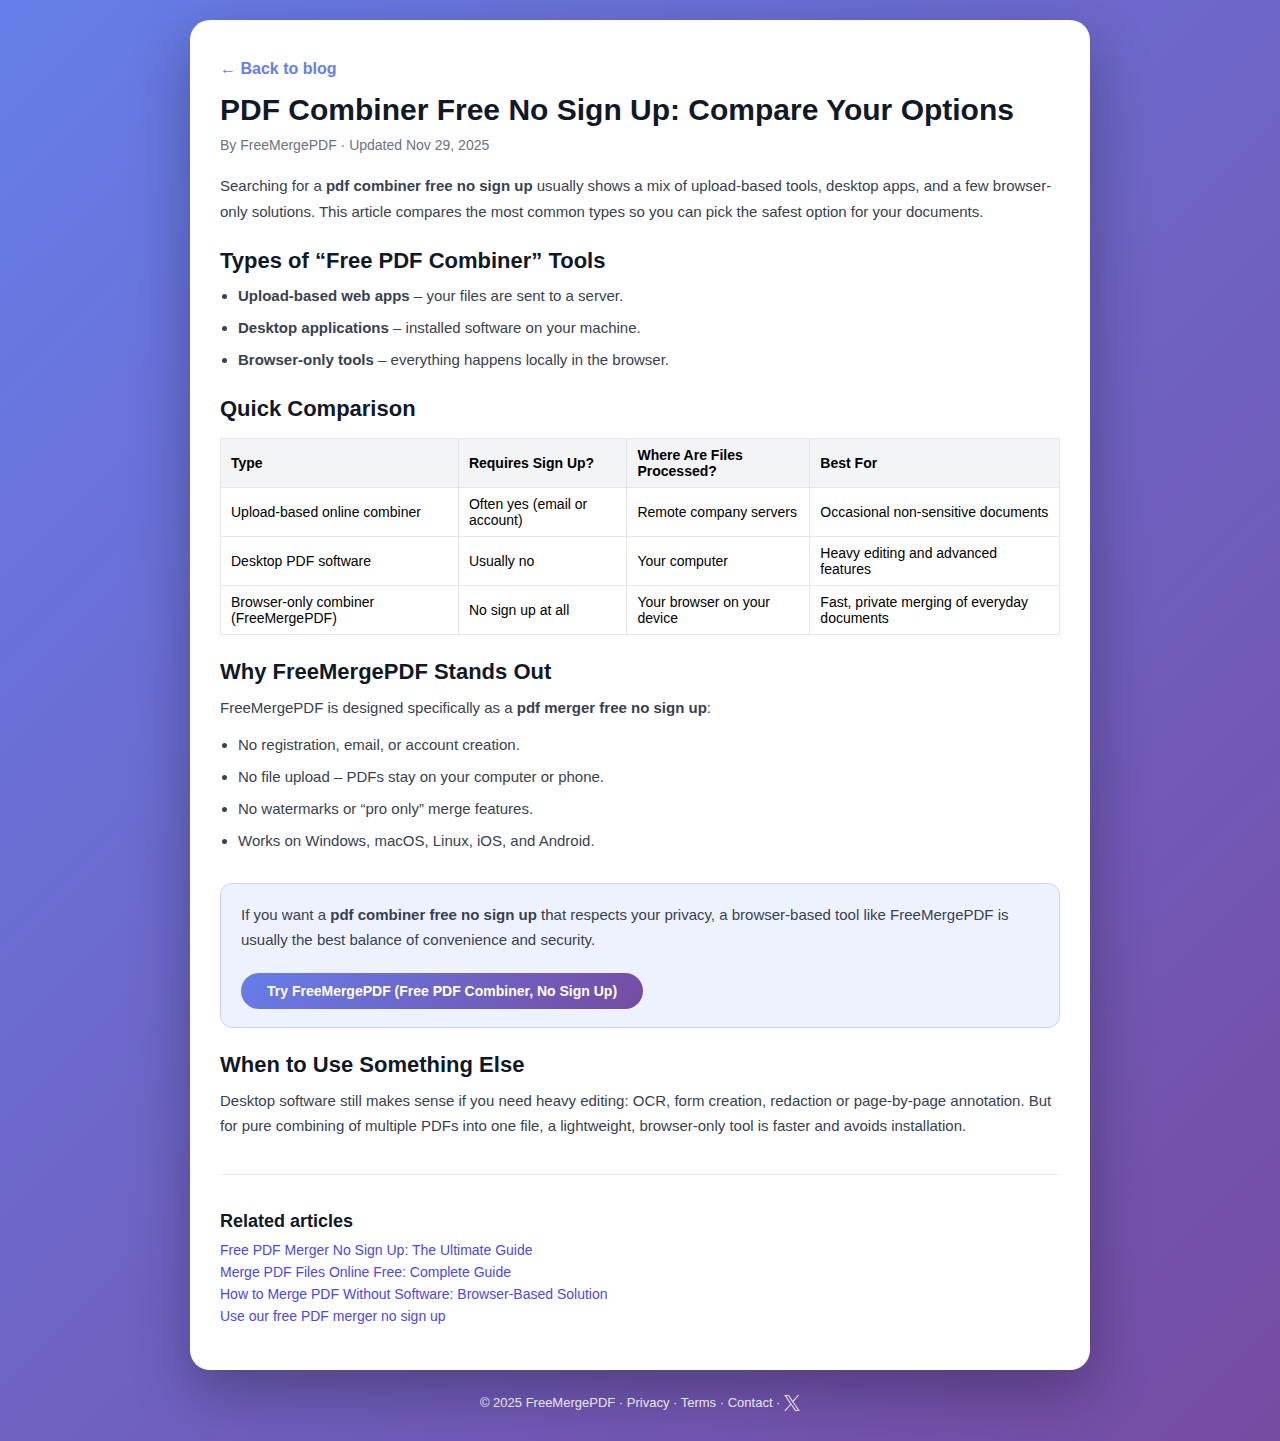
<file: blog-post-4.html>
<!DOCTYPE html>
<html lang="en">
<head>
    <meta charset="UTF-8">
    <meta name="viewport" content="width=device-width, initial-scale=1.0">

    <title>PDF Combiner Free No Sign Up: Compare Your Options | FreeMergePDF</title>
    <meta name="description" content="Looking for a PDF combiner free no sign up? Compare common options, see the differences between upload-based tools and FreeMergePDF, and learn which is safest for your files.">
    <meta name="keywords" content="pdf combiner free no sign up, pdf merger free no sign up, pdf merger no sign up, free pdf combiner, merge pdf free no sign up">

    <!-- Open Graph -->
    <meta property="og:type" content="article">
    <meta property="og:title" content="PDF Combiner Free No Sign Up: Compare Your Options">
    <meta property="og:description" content="A practical comparison of popular free PDF combiners with no sign up and how FreeMergePDF keeps your documents private.">
    <meta property="og:url" content="https://freemergepdf.com/blog-post-4.html">

    <link rel="canonical" href="https://freemergepdf.com/blog-post-4.html">

    <!-- Article Schema -->
    <script type="application/ld+json">
    {
      "@context": "https://schema.org",
      "@type": "BlogPosting",
      "headline": "PDF Combiner Free No Sign Up: Compare Your Options",
      "description": "Comparison guide for different PDF combiners that advertise free usage with no sign up and how to pick a safe, private option.",
      "author": {
        "@type": "Person",
        "name": "FreeMergePDF"
      },
      "publisher": {
        "@type": "Organization",
        "name": "FreeMergePDF",
        "logo": {
          "@type": "ImageObject",
          "url": "https://freemergepdf.com/android-chrome-192x192.png"
        }
      },
      "datePublished": "2025-11-29",
      "dateModified": "2025-11-29",
      "mainEntityOfPage": {
        "@type": "WebPage",
        "@id": "https://freemergepdf.com/blog-post-4.html"
      }
    }
    </script>

    <!-- Google tag (gtag.js) -->
    <script async src="https://www.googletagmanager.com/gtag/js?id=G-FKQQKSRNPJ"></script>
    <script>
      window.dataLayer = window.dataLayer || [];
      function gtag(){dataLayer.push(arguments);}
      gtag('js', new Date());
      gtag('config', 'G-FKQQKSRNPJ');
    </script>

    <style>
        * { margin: 0; padding: 0; box-sizing: border-box; }

        body {
            font-family: -apple-system, BlinkMacSystemFont, 'Segoe UI', Roboto, Oxygen, Ubuntu, Cantarell, sans-serif;
            background: linear-gradient(135deg, #667eea 0%, #764ba2 100%);
            min-height: 100vh;
            padding: 20px;
        }

        .blog-wrapper { max-width: 900px; margin: 0 auto; }

        .article-card {
            background: #ffffff;
            border-radius: 20px;
            box-shadow: 0 20px 60px rgba(0,0,0,0.3);
            padding: 40px 30px;
            margin-bottom: 25px;
        }

        .back-link {
            display: inline-block;
            margin-bottom: 15px;
            color: #667eea;
            text-decoration: none;
            font-weight: 600;
        }

        .back-link:hover { text-decoration: underline; }

        h1 {
            font-size: 30px;
            margin-bottom: 10px;
            color: #111827;
        }

        .article-meta {
            color: #6b7280;
            font-size: 14px;
            margin-bottom: 20px;
        }

        h2 { font-size: 22px; margin: 24px 0 10px; color: #111827; }
        h3 { font-size: 18px; margin: 18px 0 8px; color: #111827; }

        p {
            color: #374151;
            line-height: 1.7;
            margin-bottom: 12px;
            font-size: 15px;
        }

        ul { margin: 10px 0 15px 18px; }
        li {
            margin-bottom: 8px;
            color: #374151;
            line-height: 1.6;
            font-size: 15px;
        }

        table {
            width: 100%;
            border-collapse: collapse;
            margin: 16px 0 20px;
            font-size: 14px;
        }

        th, td {
            border: 1px solid #e5e7eb;
            padding: 8px 10px;
            text-align: left;
        }

        th {
            background: #f3f4f6;
            font-weight: 600;
        }

        .cta-box {
            margin: 30px 0 10px;
            padding: 18px 20px;
            background: #eef2ff;
            border-radius: 12px;
            border: 1px solid #c7d2fe;
        }

        .cta-link {
            display: inline-block;
            margin-top: 8px;
            background: linear-gradient(135deg, #667eea 0%, #764ba2 100%);
            color: #ffffff;
            padding: 10px 26px;
            border-radius: 999px;
            text-decoration: none;
            font-weight: 600;
            font-size: 14px;
        }

        .cta-link:hover {
            box-shadow: 0 8px 18px rgba(102,126,234,0.4);
            transform: translateY(-1px);
        }

        .related-posts {
            margin-top: 35px;
            border-top: 1px solid #e5e7eb;
            padding-top: 18px;
        }

        .related-posts h3 { margin-bottom: 10px; }

        .related-posts a {
            display: block;
            font-size: 14px;
            color: #4f46e5;
            text-decoration: none;
            margin-bottom: 6px;
        }

        .related-posts a:hover { text-decoration: underline; }

        .blog-footer {
            text-align: center;
            color: #e5e7eb;
            font-size: 13px;
            margin-bottom: 10px;
        }

        .blog-footer a {
            color: #e5e7eb;
            text-decoration: none;
        }

        .blog-footer a:hover { text-decoration: underline; }

        .blog-footer .x-link {
            display: inline-flex;
            align-items: center;
            justify-content: center;
            width: 16px;
            height: 16px;
            vertical-align: middle;
        }

        .blog-footer .x-link svg {
            width: 100%;
            height: 100%;
            fill: currentColor;
        }

        .blog-footer .x-link:hover {
            text-decoration: none;
            opacity: 0.85;
        }

        @media (max-width: 768px) {
            .article-card { padding: 26px 18px; }
            h1 { font-size: 24px; }
        }
    </style>
    <!-- Grow by Mediavine -->
    <script data-grow-initializer="">!(function(){window.growMe||((window.growMe=function(e){window.growMe._.push(e);}),(window.growMe._=[]));var e=document.createElement("script");(e.type="text/javascript"),(e.src="https://faves.grow.me/main.js"),(e.defer=!0),e.setAttribute("data-grow-faves-site-id","U2l0ZTo1ZjEwZjIwOS05NDk4LTQ5NDEtYjZiMi1hYTA5ZDEwYjQ5ZDE=");var t=document.getElementsByTagName("script")[0];t.parentNode.insertBefore(e,t);})();</script>
    <!-- Mediavine script wrapper (Journey / Grow) -->
    <script type="text/javascript" async="async" data-noptimize="1" data-cfasync="false" src="//scripts.scriptwrapper.com/tags/5f10f209-9498-4941-b6b2-aa09d10b49d1.js"></script>

</head>
<body>
<div class="blog-wrapper">
    <div class="article-card">
        <a href="/blog.html" class="back-link">← Back to blog</a>
        <h1>PDF Combiner Free No Sign Up: Compare Your Options</h1>
        <div class="article-meta">By FreeMergePDF · Updated Nov 29, 2025</div>

        <p>
            Searching for a <strong>pdf combiner free no sign up</strong> usually shows a mix of
            upload-based tools, desktop apps, and a few browser-only solutions. This article
            compares the most common types so you can pick the safest option for your documents.
        </p>

        <h2>Types of “Free PDF Combiner” Tools</h2>
        <ul>
            <li><strong>Upload-based web apps</strong> – your files are sent to a server.</li>
            <li><strong>Desktop applications</strong> – installed software on your machine.</li>
            <li><strong>Browser-only tools</strong> – everything happens locally in the browser.</li>
        </ul>

        <h2>Quick Comparison</h2>
        <table>
            <thead>
            <tr>
                <th>Type</th>
                <th>Requires Sign Up?</th>
                <th>Where Are Files Processed?</th>
                <th>Best For</th>
            </tr>
            </thead>
            <tbody>
            <tr>
                <td>Upload-based online combiner</td>
                <td>Often yes (email or account)</td>
                <td>Remote company servers</td>
                <td>Occasional non-sensitive documents</td>
            </tr>
            <tr>
                <td>Desktop PDF software</td>
                <td>Usually no</td>
                <td>Your computer</td>
                <td>Heavy editing and advanced features</td>
            </tr>
            <tr>
                <td>Browser-only combiner (FreeMergePDF)</td>
                <td>No sign up at all</td>
                <td>Your browser on your device</td>
                <td>Fast, private merging of everyday documents</td>
            </tr>
            </tbody>
        </table>

        <h2>Why FreeMergePDF Stands Out</h2>
        <p>
            FreeMergePDF is designed specifically as a <strong>pdf merger free no sign up</strong>:
        </p>
        <ul>
            <li>No registration, email, or account creation.</li>
            <li>No file upload – PDFs stay on your computer or phone.</li>
            <li>No watermarks or “pro only” merge features.</li>
            <li>Works on Windows, macOS, Linux, iOS, and Android.</li>
        </ul>

        <div class="cta-box">
            <p>
                If you want a <strong>pdf combiner free no sign up</strong> that respects your
                privacy, a browser-based tool like FreeMergePDF is usually the best balance of
                convenience and security.
            </p>
            <a href="https://freemergepdf.com" class="cta-link">
                Try FreeMergePDF (Free PDF Combiner, No Sign Up)
            </a>
        </div>

        <h2>When to Use Something Else</h2>
        <p>
            Desktop software still makes sense if you need heavy editing: OCR, form creation,
            redaction or page-by-page annotation. But for pure combining of multiple PDFs into
            one file, a lightweight, browser-only tool is faster and avoids installation.
        </p>

        <div class="related-posts">
            <h3>Related articles</h3>
            <a href="/blog-post-1.html">Free PDF Merger No Sign Up: The Ultimate Guide</a>
            <a href="/blog-post-2.html">Merge PDF Files Online Free: Complete Guide</a>
            <a href="/blog-post-3.html">How to Merge PDF Without Software: Browser-Based Solution</a>
            <a href="https://freemergepdf.com/">Use our free PDF merger no sign up</a>
        </div>
    </div>

    <div class="blog-footer">
        &copy; 2025 FreeMergePDF ·
        <a href="/privacy.html">Privacy</a> ·
        <a href="/terms.html">Terms</a> ·
        <a href="/contact.html">Contact</a> &middot;
        <a class="x-link" href="https://x.com/compress__pdf" target="_blank" rel="noopener noreferrer" aria-label="Follow freecompresspdf on X">
            <svg viewBox="0 0 1200 1227" role="img" aria-hidden="true" focusable="false">
                <path d="M714 518L1160 0H1054L667 450L357 0H0L468 681L0 1227H106L515 750L843 1227H1200L714 518ZM569 687L522 620L149 86H311L612 517L659 584L1054 1149H892L569 687Z"></path>
            </svg>
        </a>
    </div>
</div>
<script src="blog-analytics.js"></script>
</body>
</html>
</file>
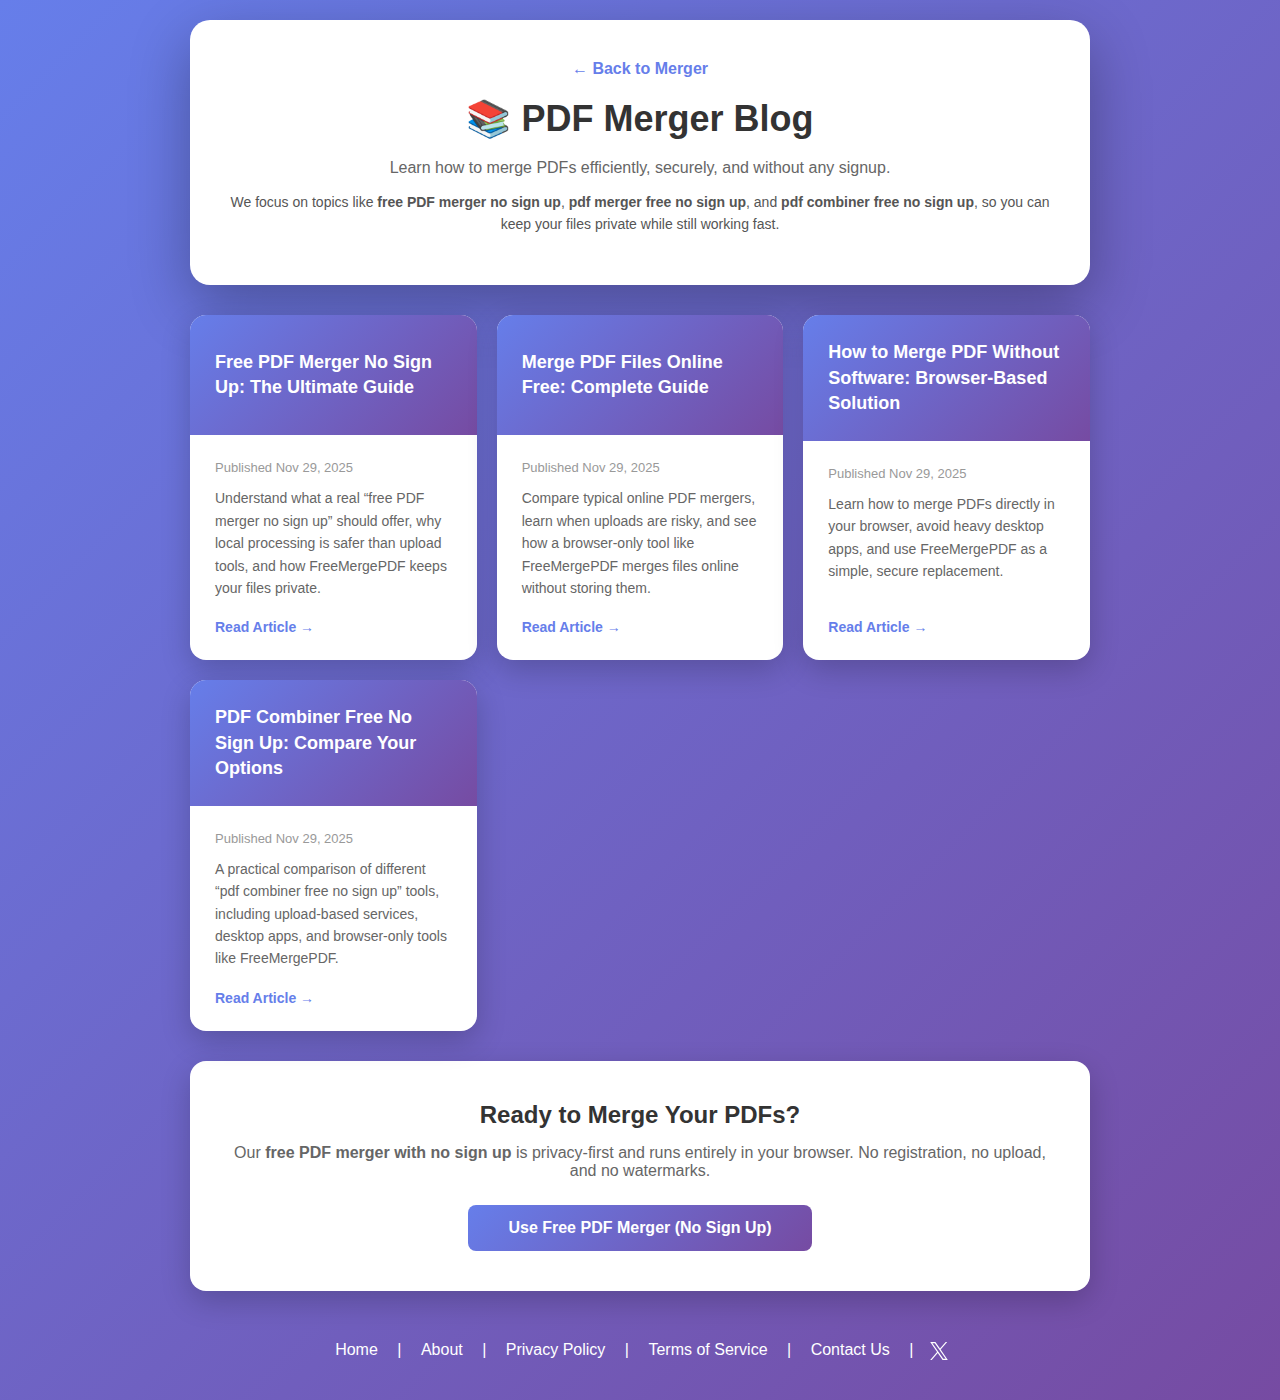
<file: blog.html>
<!DOCTYPE html>
<html lang="en">
<head>
    <meta charset="UTF-8">
    <meta name="viewport" content="width=device-width, initial-scale=1.0">
    
    <title>PDF Merger Blog - Tips, Guides & Tutorials | FreeMergePDF</title>
    <meta name="description" content="Read our blog for tips, guides, and tutorials on free PDF mergers with no sign up, privacy, security, and browser-based PDF tools.">
    <meta name="keywords" content="pdf merger blog, merge pdf guide, pdf tutorial, free pdf merger no sign up, pdf combiner free no sign up, merge pdf free no sign up">

    <meta name="robots" content="index,follow">
    <link rel="canonical" href="https://freemergepdf.com/blog.html">

    <!-- Open Graph -->
    <meta property="og:type" content="website">
    <meta property="og:title" content="PDF Merger Blog - Tips, Guides & Tutorials">
    <meta property="og:description" content="Guides and tutorials on free PDF mergers with no sign up, privacy-friendly PDF tools, and browser-based workflows.">
    <meta property="og:url" content="https://freemergepdf.com/blog.html">

    <!-- Blog Schema -->
    <script type="application/ld+json">
    {
      "@context": "https://schema.org",
      "@type": "Blog",
      "name": "Free PDF Merger Blog",
      "description": "Blog about PDF merging, privacy, and security tips.",
      "url": "https://freemergepdf.com/blog.html",
      "mainEntity": [
        {
          "@type": "BlogPosting",
          "headline": "Free PDF Merger No Sign Up: The Ultimate Guide",
          "url": "https://freemergepdf.com/blog-post-1.html",
          "datePublished": "2025-11-29"
        },
        {
          "@type": "BlogPosting",
          "headline": "Merge PDF Files Online Free: Complete Guide",
          "url": "https://freemergepdf.com/blog-post-2.html",
          "datePublished": "2025-11-29"
        },
        {
          "@type": "BlogPosting",
          "headline": "How to Merge PDF Without Software: The Browser-Based Solution",
          "url": "https://freemergepdf.com/blog-post-3.html",
          "datePublished": "2025-11-29"
        },
        {
          "@type": "BlogPosting",
          "headline": "PDF Combiner Free No Sign Up: Compare Your Options",
          "url": "https://freemergepdf.com/blog-post-4.html",
          "datePublished": "2025-11-29"
        }
      ]
    }
    </script>

    <!-- Breadcrumb Schema -->
    <script type="application/ld+json">
    {
      "@context": "https://schema.org",
      "@type": "BreadcrumbList",
      "itemListElement": [
        {
          "@type": "ListItem",
          "position": 1,
          "name": "Home",
          "item": "https://freemergepdf.com"
        },
        {
          "@type": "ListItem",
          "position": 2,
          "name": "Blog",
          "item": "https://freemergepdf.com/blog.html"
        }
      ]
    }
    </script>

    <!-- Google tag (gtag.js) -->
    <script async src="https://www.googletagmanager.com/gtag/js?id=G-FKQQKSRNPJ"></script>
    <script>
      window.dataLayer = window.dataLayer || [];
      function gtag(){dataLayer.push(arguments);}
      gtag('js', new Date());
      gtag('config', 'G-FKQQKSRNPJ');
    </script>

    <style>
        * { margin: 0; padding: 0; box-sizing: border-box; }
        
        body {
            font-family: -apple-system, BlinkMacSystemFont, 'Segoe UI', Roboto, Oxygen, Ubuntu, Cantarell, sans-serif;
            background: linear-gradient(135deg, #667eea 0%, #764ba2 100%);
            min-height: 100vh;
            padding: 20px;
        }
        
        .blog-hub { max-width: 900px; margin: 0 auto; }
        
        .blog-header {
            background: white;
            border-radius: 20px;
            box-shadow: 0 20px 60px rgba(0, 0, 0, 0.3);
            padding: 40px;
            text-align: center;
            margin-bottom: 30px;
        }
        
        .back-link {
            display: inline-block;
            margin-bottom: 20px;
            color: #667eea;
            text-decoration: none;
            font-weight: 600;
        }
        
        .back-link:hover { text-decoration: underline; }
        
        .blog-header h1 {
            color: #333;
            font-size: 36px;
            margin-bottom: 15px;
        }
        
        .blog-header p {
            color: #666;
            font-size: 16px;
            line-height: 1.6;
            margin-bottom: 10px;
        }

        .blog-header .keyword-intro {
            margin-top: 10px;
            font-size: 14px;
            color: #555;
        }
        
        .blog-posts {
            display: grid;
            grid-template-columns: repeat(auto-fit, minmax(280px, 1fr));
            gap: 20px;
            margin-bottom: 30px;
        }
        
        .blog-card {
            background: white;
            border-radius: 16px;
            box-shadow: 0 10px 30px rgba(0, 0, 0, 0.2);
            overflow: hidden;
            transition: all 0.3s ease;
            display: flex;
            flex-direction: column;
        }
        
        .blog-card:hover {
            transform: translateY(-5px);
            box-shadow: 0 15px 40px rgba(0, 0, 0, 0.3);
        }
        
        .blog-card-header {
            padding: 25px;
            background: linear-gradient(135deg, #667eea 0%, #764ba2 100%);
            color: white;
            min-height: 120px;
            display: flex;
            align-items: center;
        }
        
        .blog-card-header h2 {
            font-size: 18px;
            line-height: 1.4;
            margin: 0;
        }
        
        .blog-card-body {
            padding: 25px;
            flex: 1;
            display: flex;
            flex-direction: column;
        }
        
        .blog-card-meta {
            color: #999;
            font-size: 13px;
            margin-bottom: 12px;
        }
        
        .blog-card-excerpt {
            color: #666;
            font-size: 14px;
            line-height: 1.6;
            margin-bottom: 20px;
            flex: 1;
        }
        
        .read-more {
            display: inline-block;
            color: #667eea;
            text-decoration: none;
            font-weight: 600;
            font-size: 14px;
            transition: all 0.2s;
        }
        
        .read-more:hover {
            color: #764ba2;
            text-decoration: underline;
        }
        
        .read-more::after { content: " →"; }
        
        .blog-cta {
            background: white;
            border-radius: 16px;
            box-shadow: 0 10px 30px rgba(0, 0, 0, 0.2);
            padding: 40px;
            text-align: center;
            margin-bottom: 30px;
        }
        
        .blog-cta h2 {
            color: #333;
            font-size: 24px;
            margin-bottom: 15px;
        }
        
        .blog-cta p {
            color: #666;
            font-size: 16px;
            margin-bottom: 25px;
        }
        
        .cta-btn {
            display: inline-block;
            background: linear-gradient(135deg, #667eea 0%, #764ba2 100%);
            color: white;
            padding: 14px 40px;
            border-radius: 8px;
            text-decoration: none;
            font-weight: 600;
            transition: all 0.3s;
            border: none;
            cursor: pointer;
        }
        
        .cta-btn:hover {
            transform: translateY(-2px);
            box-shadow: 0 8px 20px rgba(102, 126, 234, 0.4);
        }
        
        .footer-links {
            text-align: center;
            padding: 20px;
            color: white;
        }
        
        .footer-links a {
            color: white;
            text-decoration: none;
            margin: 0 15px;
        }
        
        .footer-links a:hover { text-decoration: underline; }

        .footer-links .x-link {
            display: inline-flex;
            align-items: center;
            justify-content: center;
            width: 18px;
            height: 18px;
            margin-left: 12px;
            margin-right: 12px;
            vertical-align: middle;
        }

        .footer-links .x-link svg {
            width: 100%;
            height: 100%;
            fill: currentColor;
        }

        .footer-links .x-link:hover {
            text-decoration: none;
            opacity: 0.85;
        }
        
        .footer-separator { color: white; }
        
        @media (max-width: 768px) {
            .blog-header { padding: 25px; }
            .blog-header h1 { font-size: 24px; }
            .blog-card-header { min-height: auto; }
            .blog-cta { padding: 25px; }
        }
    </style>
    <!-- Grow by Mediavine -->
    <script data-grow-initializer="">!(function(){window.growMe||((window.growMe=function(e){window.growMe._.push(e);}),(window.growMe._=[]));var e=document.createElement("script");(e.type="text/javascript"),(e.src="https://faves.grow.me/main.js"),(e.defer=!0),e.setAttribute("data-grow-faves-site-id","U2l0ZTo1ZjEwZjIwOS05NDk4LTQ5NDEtYjZiMi1hYTA5ZDEwYjQ5ZDE=");var t=document.getElementsByTagName("script")[0];t.parentNode.insertBefore(e,t);})();</script>
    <!-- Mediavine script wrapper (Journey / Grow) -->
    <script type="text/javascript" async="async" data-noptimize="1" data-cfasync="false" src="//scripts.scriptwrapper.com/tags/5f10f209-9498-4941-b6b2-aa09d10b49d1.js"></script>

</head>
<body>
<div class="blog-hub">
    <div class="blog-header">
        <a href="https://freemergepdf.com" class="back-link">← Back to Merger</a>
        <h1>📚 PDF Merger Blog</h1>
        <p>Learn how to merge PDFs efficiently, securely, and without any signup.</p>
        <p class="keyword-intro">
            We focus on topics like <strong>free PDF merger no sign up</strong>,
            <strong>pdf merger free no sign up</strong>, and
            <strong>pdf combiner free no sign up</strong>, so you can keep your files private while
            still working fast.
        </p>
    </div>
    
    <div class="blog-posts">
        <!-- Post 1 -->
        <div class="blog-card">
            <div class="blog-card-header">
                <h2>Free PDF Merger No Sign Up: The Ultimate Guide</h2>
            </div>
            <div class="blog-card-body">
                <div class="blog-card-meta">Published Nov 29, 2025</div>
                <div class="blog-card-excerpt">
                    Understand what a real “free PDF merger no sign up” should offer, why local
                    processing is safer than upload tools, and how FreeMergePDF keeps your files
                    private.
                </div>
                <a href="/blog-post-1.html" class="read-more">Read Article</a>
            </div>
        </div>

        <!-- Post 2 -->
        <div class="blog-card">
            <div class="blog-card-header">
                <h2>Merge PDF Files Online Free: Complete Guide</h2>
            </div>
            <div class="blog-card-body">
                <div class="blog-card-meta">Published Nov 29, 2025</div>
                <div class="blog-card-excerpt">
                    Compare typical online PDF mergers, learn when uploads are risky, and see how
                    a browser-only tool like FreeMergePDF merges files online without storing them.
                </div>
                <a href="/blog-post-2.html" class="read-more">Read Article</a>
            </div>
        </div>

        <!-- Post 3 -->
        <div class="blog-card">
            <div class="blog-card-header">
                <h2>How to Merge PDF Without Software: Browser-Based Solution</h2>
            </div>
            <div class="blog-card-body">
                <div class="blog-card-meta">Published Nov 29, 2025</div>
                <div class="blog-card-excerpt">
                    Learn how to merge PDFs directly in your browser, avoid heavy desktop apps,
                    and use FreeMergePDF as a simple, secure replacement.
                </div>
                <a href="/blog-post-3.html" class="read-more">Read Article</a>
            </div>
        </div>

        <!-- Post 4 -->
        <div class="blog-card">
            <div class="blog-card-header">
                <h2>PDF Combiner Free No Sign Up: Compare Your Options</h2>
            </div>
            <div class="blog-card-body">
                <div class="blog-card-meta">Published Nov 29, 2025</div>
                <div class="blog-card-excerpt">
                    A practical comparison of different “pdf combiner free no sign up” tools,
                    including upload-based services, desktop apps, and browser-only tools like
                    FreeMergePDF.
                </div>
                <a href="/blog-post-4.html" class="read-more">Read Article</a>
            </div>
        </div>
    </div>
    
    <div class="blog-cta">
        <h2>Ready to Merge Your PDFs?</h2>
        <p>
            Our <strong>free PDF merger with no sign up</strong> is privacy-first and runs entirely
            in your browser. No registration, no upload, and no watermarks.
        </p>
        <a href="https://freemergepdf.com" class="cta-btn">
            Use Free PDF Merger (No Sign Up)
        </a>
    </div>
    
    <div class="footer-links">
        <a href="https://freemergepdf.com">Home</a>
        <span class="footer-separator">|</span>
        <a href="https://freemergepdf.com/about.html">About</a>
        <span class="footer-separator">|</span>
        <a href="https://freemergepdf.com/privacy.html">Privacy Policy</a>
        <span class="footer-separator">|</span>
        <a href="https://freemergepdf.com/terms.html">Terms of Service</a>
        <span class="footer-separator">|</span>
        <a href="https://freemergepdf.com/contact.html">Contact Us</a>
        <span class="footer-separator">|</span>
        <a class="x-link" href="https://x.com/compress__pdf" target="_blank" rel="noopener noreferrer" aria-label="Follow freecompresspdf on X">
            <svg viewBox="0 0 1200 1227" role="img" aria-hidden="true" focusable="false">
                <path d="M714 518L1160 0H1054L667 450L357 0H0L468 681L0 1227H106L515 750L843 1227H1200L714 518ZM569 687L522 620L149 86H311L612 517L659 584L1054 1149H892L569 687Z"></path>
            </svg>
        </a>
    </div>
</div>
<script src="blog-analytics.js"></script>
</body>
</html>
</file>
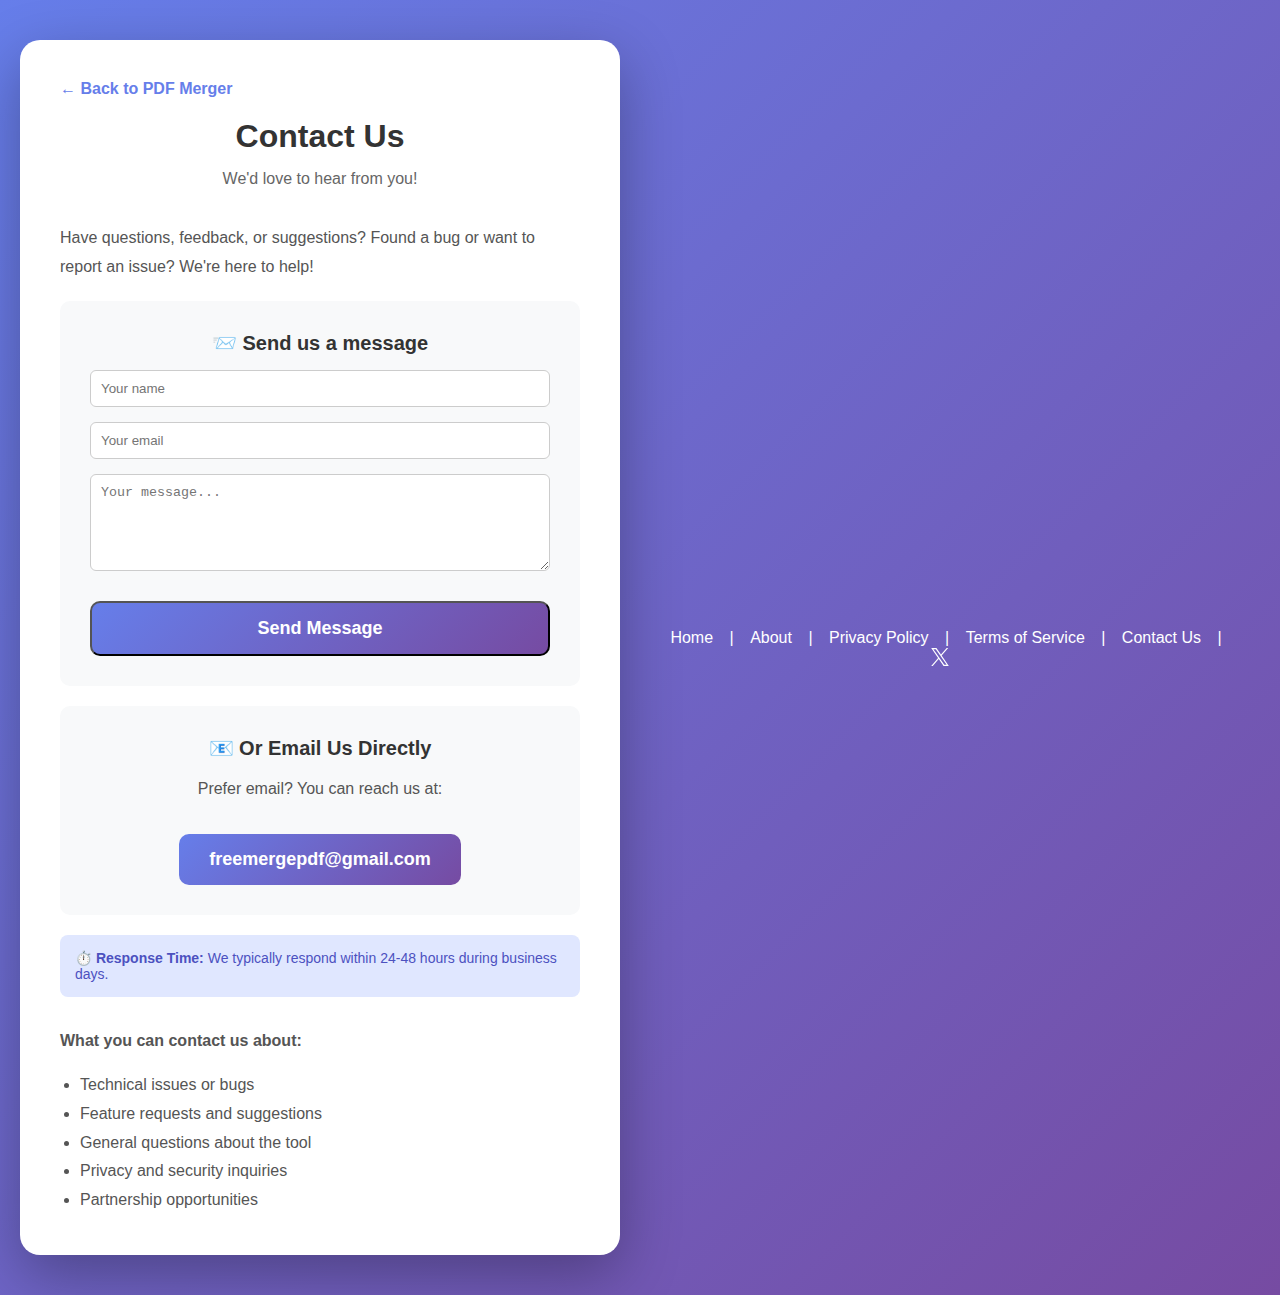
<file: contact.html>
<!DOCTYPE html>
<html lang="en">
<head>
    <meta charset="UTF-8">
    <meta name="viewport" content="width=device-width, initial-scale=1.0">

    <!-- Favicon -->
    <link rel="apple-touch-icon" sizes="180x180" href="/apple-touch-icon.png">
    <link rel="icon" type="image/png" sizes="32x32" href="/favicon-32x32.png">
    <link rel="icon" type="image/png" sizes="16x16" href="/favicon-16x16.png">
    <link rel="manifest" href="/site.webmanifest">

    <!-- Google tag (gtag.js) -->
    <script async src="https://www.googletagmanager.com/gtag/js?id=G-FKQQKSRNPJ"></script>
    <script>
      window.dataLayer = window.dataLayer || [];
      function gtag(){dataLayer.push(arguments);}
      gtag('js', new Date());
      gtag('config', 'G-FKQQKSRNPJ');
    </script>

    <title>Contact Us - Free PDF Merger</title>
    <meta name="robots" content="index, follow">
    <style>
        * {
            margin: 0;
            padding: 0;
            box-sizing: border-box;
        }

        body {
            font-family: -apple-system, BlinkMacSystemFont, 'Segoe UI', Roboto, Oxygen, Ubuntu, Cantarell, sans-serif;
            background: linear-gradient(135deg, #667eea 0%, #764ba2 100%);
            min-height: 100vh;
            padding: 40px 20px;
            display: flex;
            align-items: center;
            justify-content: center;
        }

        .container {
            background: white;
            border-radius: 20px;
            box-shadow: 0 20px 60px rgba(0, 0, 0, 0.3);
            padding: 40px;
            max-width: 600px;
            width: 100%;
        }

        h1 {
            color: #333;
            font-size: 32px;
            margin-bottom: 10px;
            text-align: center;
        }

        .subtitle {
            color: #666;
            text-align: center;
            margin-bottom: 30px;
            font-size: 16px;
        }

        .back-link {
            display: inline-block;
            margin-bottom: 20px;
            color: #667eea;
            text-decoration: none;
            font-weight: 600;
        }

        .back-link:hover {
            text-decoration: underline;
        }

        .contact-info {
            background: #f8f9fa;
            border-radius: 10px;
            padding: 30px;
            margin-top: 20px;
            text-align: center;
        }

        .contact-info h2 {
            color: #333;
            font-size: 20px;
            margin-bottom: 15px;
        }

        .email-link {
            display: inline-block;
            padding: 15px 30px;
            background: linear-gradient(135deg, #667eea 0%, #764ba2 100%);
            color: white;
            text-decoration: none;
            border-radius: 10px;
            font-weight: 600;
            font-size: 18px;
            margin-top: 15px;
            transition: transform 0.2s ease;
        }

        .email-link:hover {
            transform: translateY(-2px);
        }

        p {
            color: #555;
            line-height: 1.8;
            margin-bottom: 15px;
        }

        .response-time {
            background: #e0e7ff;
            color: #4c51bf;
            padding: 15px;
            border-radius: 8px;
            margin-top: 20px;
            font-size: 14px;
        }

        .footer-links {
            text-align: center;
            padding: 20px;
            color: white;
        }

        .footer-links a {
            color: white;
            text-decoration: none;
            margin: 0 12px;
        }

        .footer-links a:hover {
            text-decoration: underline;
        }

        .footer-links .x-link {
            display: inline-flex;
            align-items: center;
            justify-content: center;
            width: 18px;
            height: 18px;
            margin-left: 8px;
            margin-right: 8px;
            vertical-align: middle;
        }

        .footer-links .x-link svg {
            width: 100%;
            height: 100%;
            fill: currentColor;
        }

        .footer-links .x-link:hover {
            text-decoration: none;
            opacity: 0.85;
        }

        .footer-separator {
            color: white;
        }
    </style>
    <script data-grow-initializer="">!(function(){window.growMe||((window.growMe=function(e){window.growMe._.push(e);}),(window.growMe._=[]));var e=document.createElement("script");(e.type="text/javascript"),(e.src="https://faves.grow.me/main.js"),(e.defer=!0),e.setAttribute("data-grow-faves-site-id","U2l0ZTo1ZjEwZjIwOS05NDk4LTQ5NDEtYjZiMi1hYTA5ZDEwYjQ5ZDE=");var t=document.getElementsByTagName("script")[0];t.parentNode.insertBefore(e,t);})();</script>
    <!-- Google AdSense -->
    <script async src="https://pagead2.googlesyndication.com/pagead/js/adsbygoogle.js?client=ca-pub-2296618202046898" crossorigin="anonymous"></script>

</head>
<body>
    <div class="container">
        <a href="/" class="back-link">← Back to PDF Merger</a>
        
        <h1>Contact Us</h1>
        <p class="subtitle">We'd love to hear from you!</p>

        <p>Have questions, feedback, or suggestions? Found a bug or want to report an issue? We're here to help!</p>

        <div class="contact-info">
            <h2>📨 Send us a message</h2>
            <form name="contact" method="POST" data-netlify="true" data-netlify-honeypot="bot-field" style="display: flex; flex-direction: column; gap: 15px;">
                <!-- Hidden field for Netlify Forms -->
                <input type="hidden" name="form-name" value="contact" />
                
                <!-- Honeypot field for spam protection (hidden from users) -->
                <p style="display: none;">
                    <label>Don't fill this out if you're human: <input name="bot-field" /></label>
                </p>                <input type="text" name="name" placeholder="Your name" required style="padding: 10px; border-radius: 6px; border: 1px solid #ccc;">
                <input type="email" name="email" placeholder="Your email" required style="padding: 10px; border-radius: 6px; border: 1px solid #ccc;">
                <textarea name="message" rows="5" placeholder="Your message..." required style="padding: 10px; border-radius: 6px; border: 1px solid #ccc;"></textarea>
                <button type="submit" class="email-link">Send Message</button>
            </form>
        </div>

        <div class="contact-info" style="margin-top: 20px;">
            <h2>📧 Or Email Us Directly</h2>
            <p style="color: #555; margin-bottom: 15px;">Prefer email? You can reach us at:</p>
            <a href="mailto:freemergepdf@gmail.com" class="email-link">freemergepdf@gmail.com</a>
        </div>

        <div class="response-time">
            <strong>⏱️ Response Time:</strong> We typically respond within 24-48 hours during business days.
        </div>

        <p style="margin-top: 30px;"><strong>What you can contact us about:</strong></p>
        <ul style="margin-left: 20px; color: #555; line-height: 1.8;">
            <li>Technical issues or bugs</li>
            <li>Feature requests and suggestions</li>
            <li>General questions about the tool</li>
            <li>Privacy and security inquiries</li>
            <li>Partnership opportunities</li>
        </ul>
    </div>
    <div class="footer-links">
        <a href="/">Home</a>
        <span class="footer-separator">|</span>
        <a href="/about.html">About</a>
        <span class="footer-separator">|</span>
        <a href="/privacy.html">Privacy Policy</a>
        <span class="footer-separator">|</span>
        <a href="/terms.html">Terms of Service</a>
        <span class="footer-separator">|</span>
        <a href="/contact.html">Contact Us</a>
        <span class="footer-separator">|</span>
        <a class="x-link" href="https://x.com/compress__pdf" target="_blank" rel="noopener noreferrer" aria-label="Follow freecompresspdf on X">
            <svg viewBox="0 0 1200 1227" role="img" aria-hidden="true" focusable="false">
                <path d="M714 518L1160 0H1054L667 450L357 0H0L468 681L0 1227H106L515 750L843 1227H1200L714 518ZM569 687L522 620L149 86H311L612 517L659 584L1054 1149H892L569 687Z"></path>
            </svg>
        </a>
    </div>
</body>
</html>
</file>
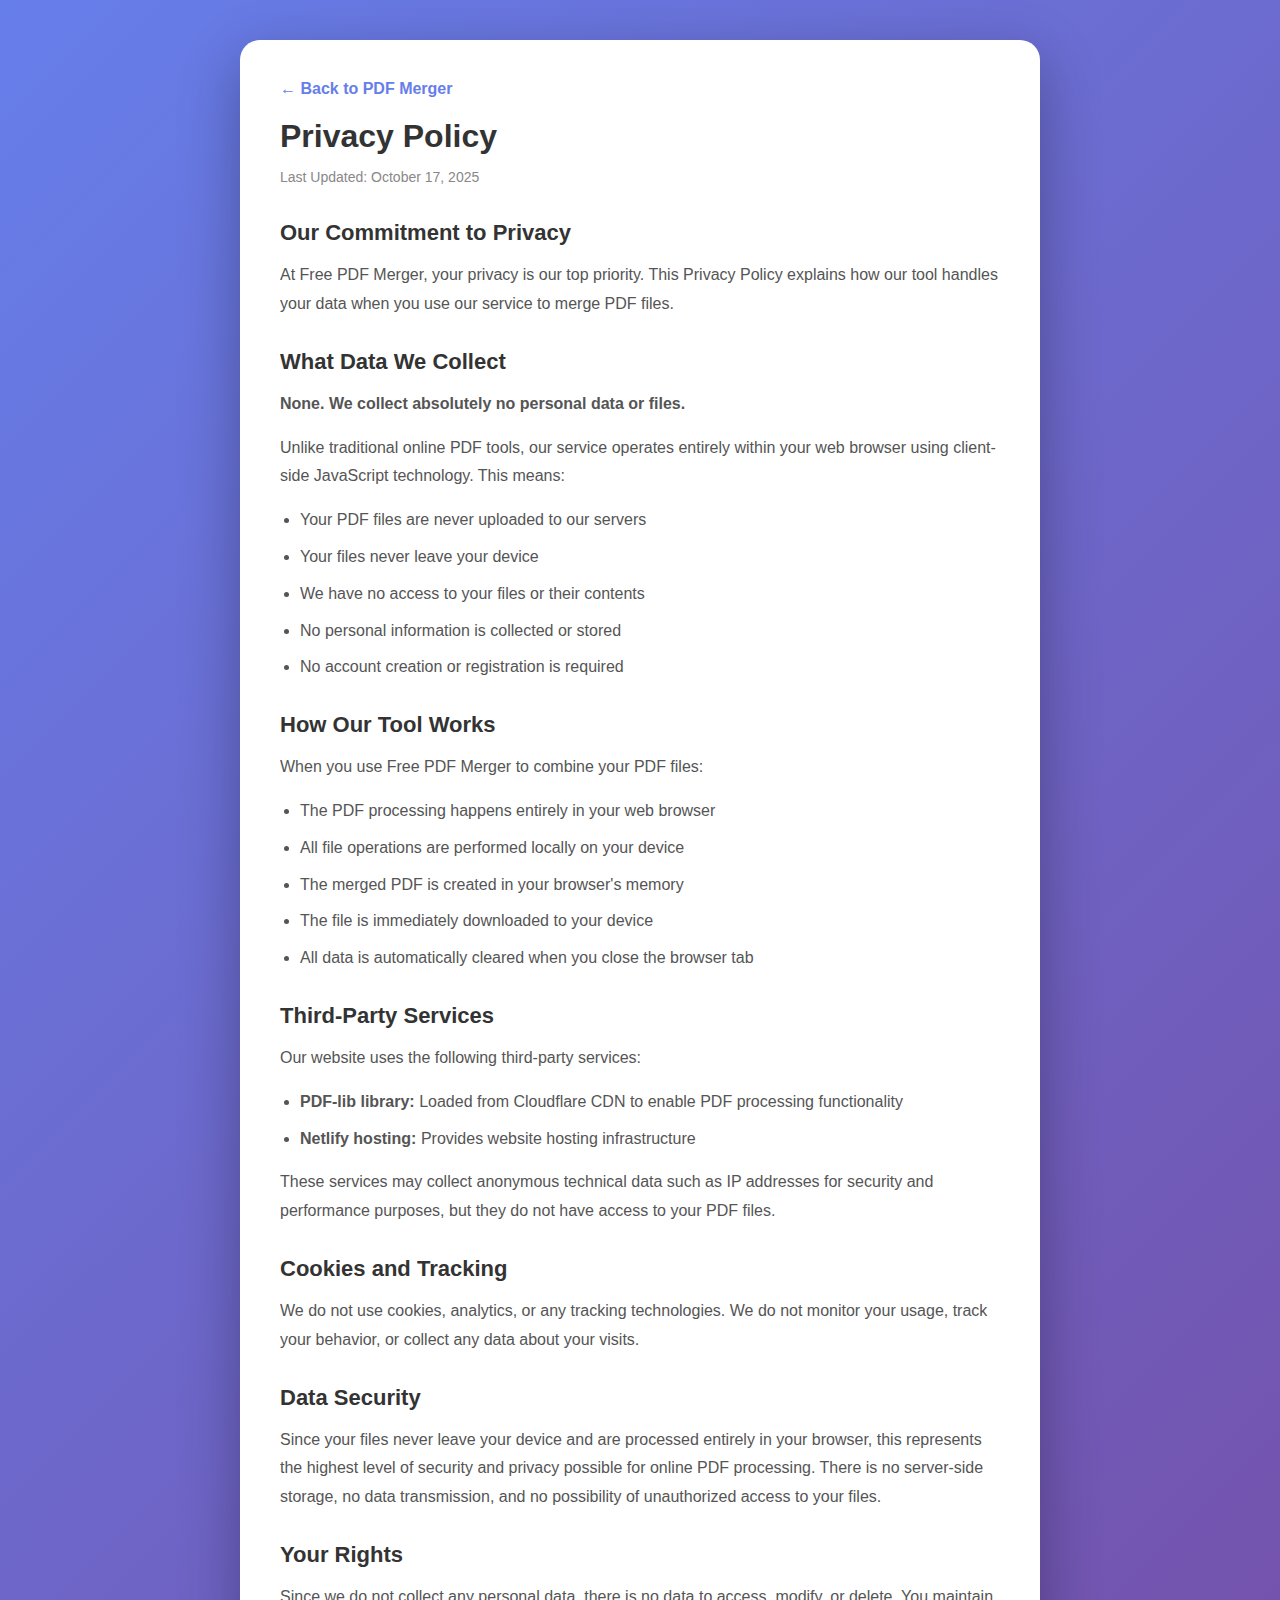
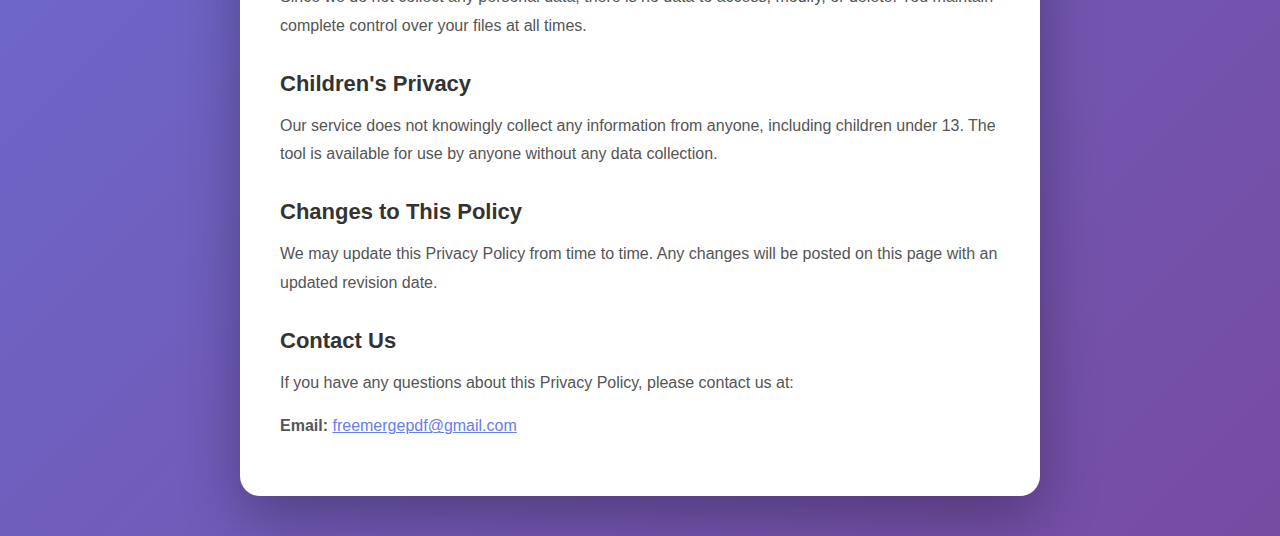
<file: privacy.html>
<!DOCTYPE html>
<html lang="en">
<head>
    <meta charset="UTF-8">
    <meta name="viewport" content="width=device-width, initial-scale=1.0">

    <!-- Favicon -->
    <link rel="apple-touch-icon" sizes="180x180" href="/apple-touch-icon.png">
    <link rel="icon" type="image/png" sizes="32x32" href="/favicon-32x32.png">
    <link rel="icon" type="image/png" sizes="16x16" href="/favicon-16x16.png">
    <link rel="manifest" href="/site.webmanifest">

    <title>Privacy Policy - Free PDF Merger</title>
    <meta name="robots" content="index, follow">
    <!-- Google tag (gtag.js) -->
    <script async src="https://www.googletagmanager.com/gtag/js?id=G-FKQQKSRNPJ"></script>
    <script>
      window.dataLayer = window.dataLayer || [];
      function gtag(){dataLayer.push(arguments);}
      gtag('js', new Date());
      gtag('config', 'G-FKQQKSRNPJ');
    </script>
    <style>
        * {
            margin: 0;
            padding: 0;
            box-sizing: border-box;
        }

        body {
            font-family: -apple-system, BlinkMacSystemFont, 'Segoe UI', Roboto, Oxygen, Ubuntu, Cantarell, sans-serif;
            background: linear-gradient(135deg, #667eea 0%, #764ba2 100%);
            min-height: 100vh;
            padding: 40px 20px;
        }

        .container {
            background: white;
            border-radius: 20px;
            box-shadow: 0 20px 60px rgba(0, 0, 0, 0.3);
            padding: 40px;
            max-width: 800px;
            margin: 0 auto;
        }

        h1 {
            color: #333;
            font-size: 32px;
            margin-bottom: 10px;
        }

        h2 {
            color: #333;
            font-size: 22px;
            margin-top: 30px;
            margin-bottom: 15px;
        }

        p {
            color: #555;
            line-height: 1.8;
            margin-bottom: 15px;
        }

        .back-link {
            display: inline-block;
            margin-bottom: 20px;
            color: #667eea;
            text-decoration: none;
            font-weight: 600;
        }

        .back-link:hover {
            text-decoration: underline;
        }

        .last-updated {
            color: #888;
            font-size: 14px;
            margin-bottom: 30px;
        }

        ul {
            margin-left: 20px;
            margin-bottom: 15px;
        }

        li {
            color: #555;
            line-height: 1.8;
            margin-bottom: 8px;
        }
    </style>
    <script data-grow-initializer="">!(function(){window.growMe||((window.growMe=function(e){window.growMe._.push(e);}),(window.growMe._=[]));var e=document.createElement("script");(e.type="text/javascript"),(e.src="https://faves.grow.me/main.js"),(e.defer=!0),e.setAttribute("data-grow-faves-site-id","U2l0ZTo1ZjEwZjIwOS05NDk4LTQ5NDEtYjZiMi1hYTA5ZDEwYjQ5ZDE=");var t=document.getElementsByTagName("script")[0];t.parentNode.insertBefore(e,t);})();</script>
</head>
<body>
    <div class="container">
        <a href="/" class="back-link">← Back to PDF Merger</a>
        
        <h1>Privacy Policy</h1>
        <p class="last-updated">Last Updated: October 17, 2025</p>

        <h2>Our Commitment to Privacy</h2>
        <p>At Free PDF Merger, your privacy is our top priority. This Privacy Policy explains how our tool handles your data when you use our service to merge PDF files.</p>

        <h2>What Data We Collect</h2>
        <p><strong>None. We collect absolutely no personal data or files.</strong></p>
        <p>Unlike traditional online PDF tools, our service operates entirely within your web browser using client-side JavaScript technology. This means:</p>
        <ul>
            <li>Your PDF files are never uploaded to our servers</li>
            <li>Your files never leave your device</li>
            <li>We have no access to your files or their contents</li>
            <li>No personal information is collected or stored</li>
            <li>No account creation or registration is required</li>
        </ul>

        <h2>How Our Tool Works</h2>
        <p>When you use Free PDF Merger to combine your PDF files:</p>
        <ul>
            <li>The PDF processing happens entirely in your web browser</li>
            <li>All file operations are performed locally on your device</li>
            <li>The merged PDF is created in your browser's memory</li>
            <li>The file is immediately downloaded to your device</li>
            <li>All data is automatically cleared when you close the browser tab</li>
        </ul>

        <h2>Third-Party Services</h2>
        <p>Our website uses the following third-party services:</p>
        <ul>
            <li><strong>PDF-lib library:</strong> Loaded from Cloudflare CDN to enable PDF processing functionality</li>
            <li><strong>Netlify hosting:</strong> Provides website hosting infrastructure</li>
        </ul>
        <p>These services may collect anonymous technical data such as IP addresses for security and performance purposes, but they do not have access to your PDF files.</p>

        <h2>Cookies and Tracking</h2>
        <p>We do not use cookies, analytics, or any tracking technologies. We do not monitor your usage, track your behavior, or collect any data about your visits.</p>

        <h2>Data Security</h2>
        <p>Since your files never leave your device and are processed entirely in your browser, this represents the highest level of security and privacy possible for online PDF processing. There is no server-side storage, no data transmission, and no possibility of unauthorized access to your files.</p>

        <h2>Your Rights</h2>
        <p>Since we do not collect any personal data, there is no data to access, modify, or delete. You maintain complete control over your files at all times.</p>

        <h2>Children's Privacy</h2>
        <p>Our service does not knowingly collect any information from anyone, including children under 13. The tool is available for use by anyone without any data collection.</p>

        <h2>Changes to This Policy</h2>
        <p>We may update this Privacy Policy from time to time. Any changes will be posted on this page with an updated revision date.</p>

        <h2>Contact Us</h2>
        <p>If you have any questions about this Privacy Policy, please contact us at:</p>
        <p><strong>Email:</strong> <a href="mailto:freemergepdf@gmail.com" style="color: #667eea;">freemergepdf@gmail.com</a></p>
    </div>
</body>
</html>
</file>
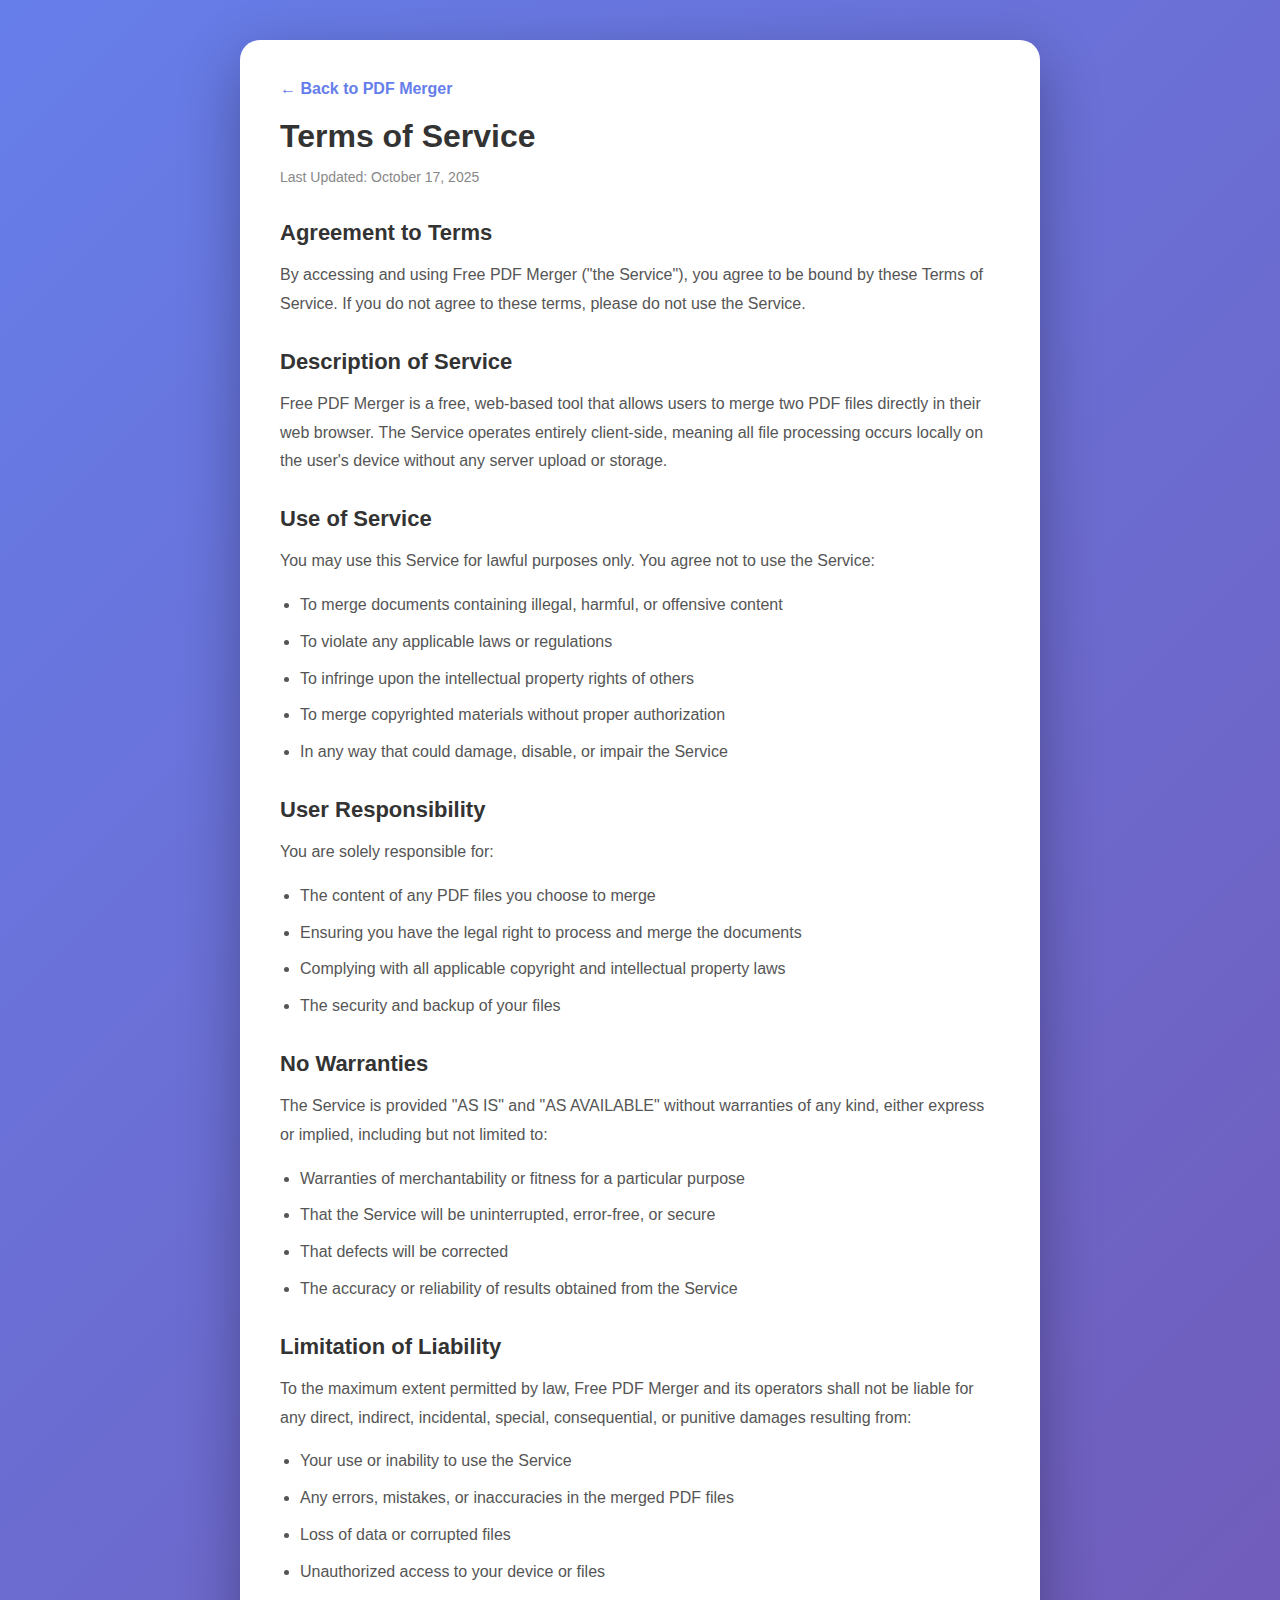
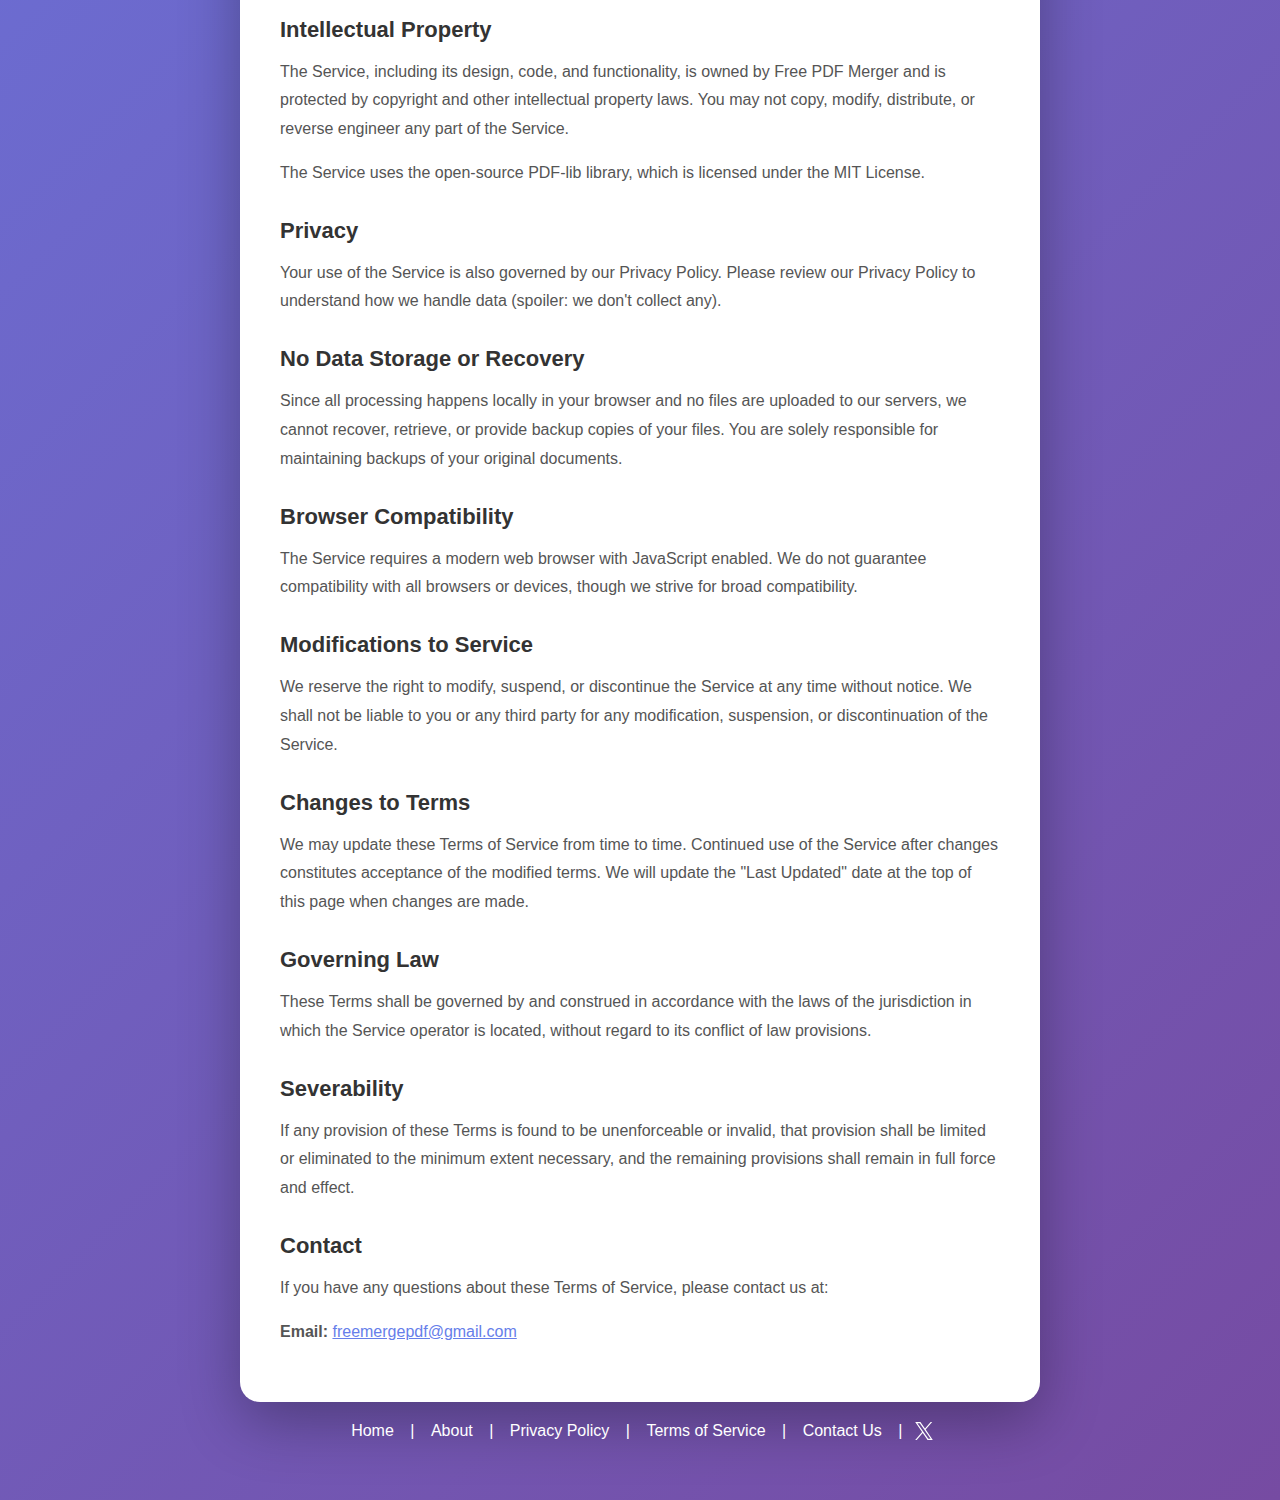
<file: terms.html>
<!DOCTYPE html>
<html lang="en">
<head>
    <meta charset="UTF-8">
    <meta name="viewport" content="width=device-width, initial-scale=1.0">
    
    <!-- Favicon -->
    <link rel="apple-touch-icon" sizes="180x180" href="/apple-touch-icon.png">
    <link rel="icon" type="image/png" sizes="32x32" href="/favicon-32x32.png">
    <link rel="icon" type="image/png" sizes="16x16" href="/favicon-16x16.png">
    <link rel="manifest" href="/site.webmanifest">
    <!-- Google tag (gtag.js) -->
    <script async src="https://www.googletagmanager.com/gtag/js?id=G-FKQQKSRNPJ"></script>
    <script>
      window.dataLayer = window.dataLayer || [];
      function gtag(){dataLayer.push(arguments);}
      gtag('js', new Date());
      gtag('config', 'G-FKQQKSRNPJ');
    </script>

<title>Terms of Service - Free PDF Merger</title>
    <meta name="robots" content="index, follow">
    <style>
        * {
            margin: 0;
            padding: 0;
            box-sizing: border-box;
        }

        body {
            font-family: -apple-system, BlinkMacSystemFont, 'Segoe UI', Roboto, Oxygen, Ubuntu, Cantarell, sans-serif;
            background: linear-gradient(135deg, #667eea 0%, #764ba2 100%);
            min-height: 100vh;
            padding: 40px 20px;
        }

        .container {
            background: white;
            border-radius: 20px;
            box-shadow: 0 20px 60px rgba(0, 0, 0, 0.3);
            padding: 40px;
            max-width: 800px;
            margin: 0 auto;
        }

        h1 {
            color: #333;
            font-size: 32px;
            margin-bottom: 10px;
        }

        h2 {
            color: #333;
            font-size: 22px;
            margin-top: 30px;
            margin-bottom: 15px;
        }

        p {
            color: #555;
            line-height: 1.8;
            margin-bottom: 15px;
        }

        .back-link {
            display: inline-block;
            margin-bottom: 20px;
            color: #667eea;
            text-decoration: none;
            font-weight: 600;
        }

        .back-link:hover {
            text-decoration: underline;
        }

        .last-updated {
            color: #888;
            font-size: 14px;
            margin-bottom: 30px;
        }

        ul {
            margin-left: 20px;
            margin-bottom: 15px;
        }

        li {
            color: #555;
            line-height: 1.8;
            margin-bottom: 8px;
        }

        .footer-links {
            text-align: center;
            padding: 20px;
            color: white;
        }

        .footer-links a {
            color: white;
            text-decoration: none;
            margin: 0 12px;
        }

        .footer-links a:hover {
            text-decoration: underline;
        }

        .footer-links .x-link {
            display: inline-flex;
            align-items: center;
            justify-content: center;
            width: 18px;
            height: 18px;
            margin-left: 8px;
            margin-right: 8px;
            vertical-align: middle;
        }

        .footer-links .x-link svg {
            width: 100%;
            height: 100%;
            fill: currentColor;
        }

        .footer-links .x-link:hover {
            text-decoration: none;
            opacity: 0.85;
        }

        .footer-separator {
            color: white;
        }
    </style>
    <script data-grow-initializer="">!(function(){window.growMe||((window.growMe=function(e){window.growMe._.push(e);}),(window.growMe._=[]));var e=document.createElement("script");(e.type="text/javascript"),(e.src="https://faves.grow.me/main.js"),(e.defer=!0),e.setAttribute("data-grow-faves-site-id","U2l0ZTo1ZjEwZjIwOS05NDk4LTQ5NDEtYjZiMi1hYTA5ZDEwYjQ5ZDE=");var t=document.getElementsByTagName("script")[0];t.parentNode.insertBefore(e,t);})();</script>
</head>
<body>
    <div class="container">
        <a href="/" class="back-link">← Back to PDF Merger</a>
        
        <h1>Terms of Service</h1>
        <p class="last-updated">Last Updated: October 17, 2025</p>

        <h2>Agreement to Terms</h2>
        <p>By accessing and using Free PDF Merger ("the Service"), you agree to be bound by these Terms of Service. If you do not agree to these terms, please do not use the Service.</p>

        <h2>Description of Service</h2>
        <p>Free PDF Merger is a free, web-based tool that allows users to merge two PDF files directly in their web browser. The Service operates entirely client-side, meaning all file processing occurs locally on the user's device without any server upload or storage.</p>

        <h2>Use of Service</h2>
        <p>You may use this Service for lawful purposes only. You agree not to use the Service:</p>
        <ul>
            <li>To merge documents containing illegal, harmful, or offensive content</li>
            <li>To violate any applicable laws or regulations</li>
            <li>To infringe upon the intellectual property rights of others</li>
            <li>To merge copyrighted materials without proper authorization</li>
            <li>In any way that could damage, disable, or impair the Service</li>
        </ul>

        <h2>User Responsibility</h2>
        <p>You are solely responsible for:</p>
        <ul>
            <li>The content of any PDF files you choose to merge</li>
            <li>Ensuring you have the legal right to process and merge the documents</li>
            <li>Complying with all applicable copyright and intellectual property laws</li>
            <li>The security and backup of your files</li>
        </ul>

        <h2>No Warranties</h2>
        <p>The Service is provided "AS IS" and "AS AVAILABLE" without warranties of any kind, either express or implied, including but not limited to:</p>
        <ul>
            <li>Warranties of merchantability or fitness for a particular purpose</li>
            <li>That the Service will be uninterrupted, error-free, or secure</li>
            <li>That defects will be corrected</li>
            <li>The accuracy or reliability of results obtained from the Service</li>
        </ul>

        <h2>Limitation of Liability</h2>
        <p>To the maximum extent permitted by law, Free PDF Merger and its operators shall not be liable for any direct, indirect, incidental, special, consequential, or punitive damages resulting from:</p>
        <ul>
            <li>Your use or inability to use the Service</li>
            <li>Any errors, mistakes, or inaccuracies in the merged PDF files</li>
            <li>Loss of data or corrupted files</li>
            <li>Unauthorized access to your device or files</li>
        </ul>

        <h2>Intellectual Property</h2>
        <p>The Service, including its design, code, and functionality, is owned by Free PDF Merger and is protected by copyright and other intellectual property laws. You may not copy, modify, distribute, or reverse engineer any part of the Service.</p>
        <p>The Service uses the open-source PDF-lib library, which is licensed under the MIT License.</p>

        <h2>Privacy</h2>
        <p>Your use of the Service is also governed by our Privacy Policy. Please review our Privacy Policy to understand how we handle data (spoiler: we don't collect any).</p>

        <h2>No Data Storage or Recovery</h2>
        <p>Since all processing happens locally in your browser and no files are uploaded to our servers, we cannot recover, retrieve, or provide backup copies of your files. You are solely responsible for maintaining backups of your original documents.</p>

        <h2>Browser Compatibility</h2>
        <p>The Service requires a modern web browser with JavaScript enabled. We do not guarantee compatibility with all browsers or devices, though we strive for broad compatibility.</p>

        <h2>Modifications to Service</h2>
        <p>We reserve the right to modify, suspend, or discontinue the Service at any time without notice. We shall not be liable to you or any third party for any modification, suspension, or discontinuation of the Service.</p>

        <h2>Changes to Terms</h2>
        <p>We may update these Terms of Service from time to time. Continued use of the Service after changes constitutes acceptance of the modified terms. We will update the "Last Updated" date at the top of this page when changes are made.</p>

        <h2>Governing Law</h2>
        <p>These Terms shall be governed by and construed in accordance with the laws of the jurisdiction in which the Service operator is located, without regard to its conflict of law provisions.</p>

        <h2>Severability</h2>
        <p>If any provision of these Terms is found to be unenforceable or invalid, that provision shall be limited or eliminated to the minimum extent necessary, and the remaining provisions shall remain in full force and effect.</p>

	<h2>Contact</h2>
        <p>If you have any questions about these Terms of Service, please contact us at:</p>
        <p><strong>Email:</strong> <a href="mailto:freemergepdf@gmail.com" style="color: #667eea;">freemergepdf@gmail.com</a></p>
    </div>
    <div class="footer-links">
        <a href="/">Home</a>
        <span class="footer-separator">|</span>
        <a href="/about.html">About</a>
        <span class="footer-separator">|</span>
        <a href="/privacy.html">Privacy Policy</a>
        <span class="footer-separator">|</span>
        <a href="/terms.html">Terms of Service</a>
        <span class="footer-separator">|</span>
        <a href="/contact.html">Contact Us</a>
        <span class="footer-separator">|</span>
        <a class="x-link" href="https://x.com/compress__pdf" target="_blank" rel="noopener noreferrer" aria-label="Follow freecompresspdf on X">
            <svg viewBox="0 0 1200 1227" role="img" aria-hidden="true" focusable="false">
                <path d="M714 518L1160 0H1054L667 450L357 0H0L468 681L0 1227H106L515 750L843 1227H1200L714 518ZM569 687L522 620L149 86H311L612 517L659 584L1054 1149H892L569 687Z"></path>
            </svg>
        </a>
    </div>
</body>
</html>
</file>
